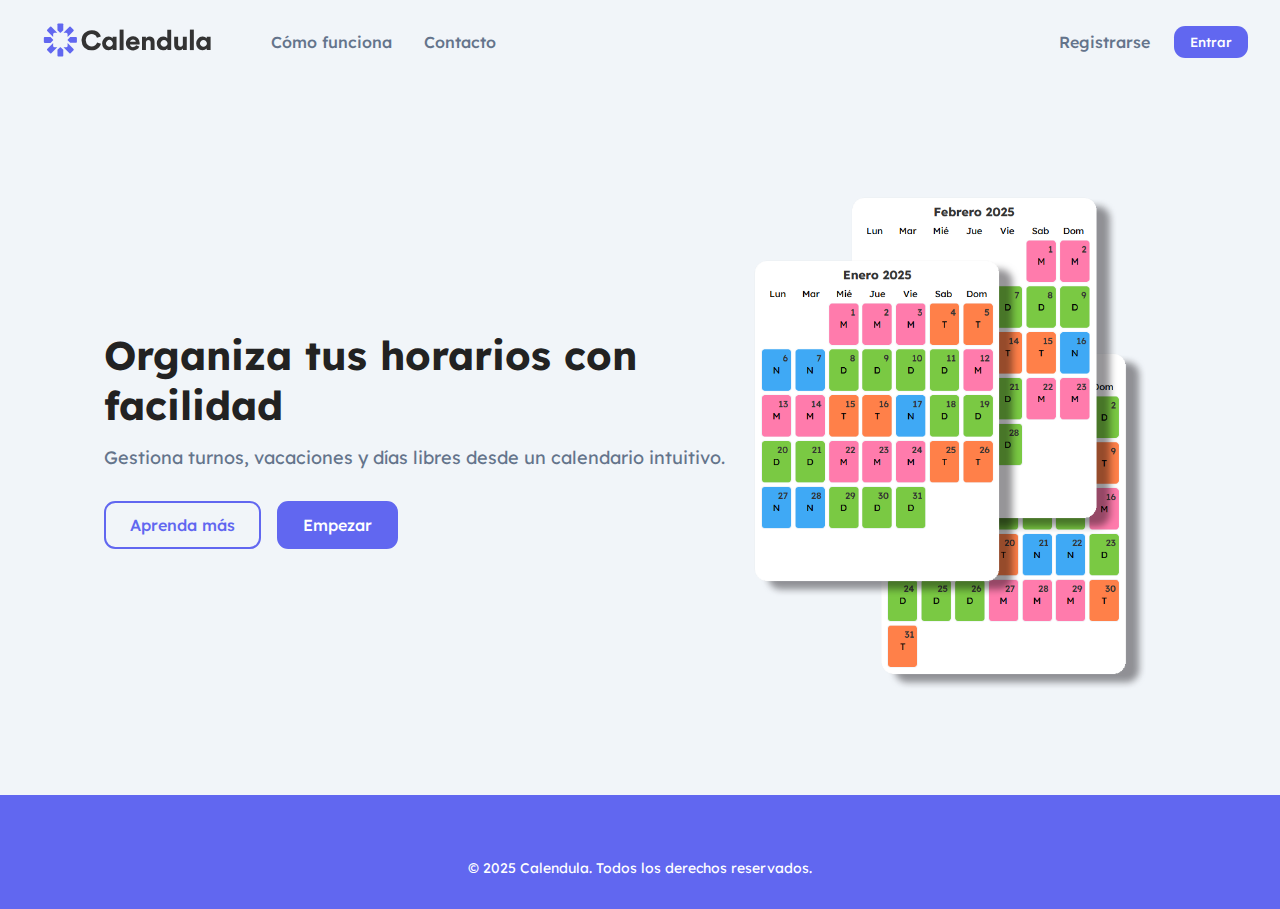
<file: index.html>
<!DOCTYPE html>
<html lang="es">

<head>
  <meta charset="UTF-8">
  <meta name="viewport" content="width=device-width, initial-scale=1">
  <title>Gestión de Horarios y Turnos</title>
  <!-- Google Fonts -->
  <link rel="preconnect" href="https://fonts.googleapis.com">
  <link rel="preconnect" href="https://fonts.gstatic.com" crossorigin>
  <link href="https://fonts.googleapis.com/css2?family=Lexend:wght@100..900&display=swap" rel="stylesheet">
  <link rel="stylesheet" href="css/estilos.css">
  <script defer src="js/home.js"></script>
  <script defer src="js/nav.js"></script>
  <script defer src="js/auth.js"></script>
  <style>
    .boton-hamburguesa .linea {
      width: 1.5rem;
      height: 0.2rem;
      background: #333333;
    }
  </style>
</head>

<body>

  <header class="encabezado"></header>

  <main class="principal">
    <section class="hero">
      <div class="texto-hero">
        <h1>Organiza tus horarios con facilidad</h1>
        <p class="subtitulo">
          Gestiona turnos, vacaciones y días libres desde un calendario intuitivo.
        </p>

        <div class="botones-hero">
          <a href="./pages/como-funciona.html"><button class="boton-aprenda-mas">Aprenda más</button></a>
          <a href="./pages/calendario.html"><button class="boton-empezar">Empezar</button></a>
        </div>
      </div>
      <div class="imagen-hero">
        <img src="./img/hero1.png" alt="Hero Calendario">
      </div>
    </section>
  </main>

  <footer class="pie-pagina">
    <p>© 2025 Calendula. Todos los derechos reservados.</p>
  </footer>
</body>

</html>
</file>
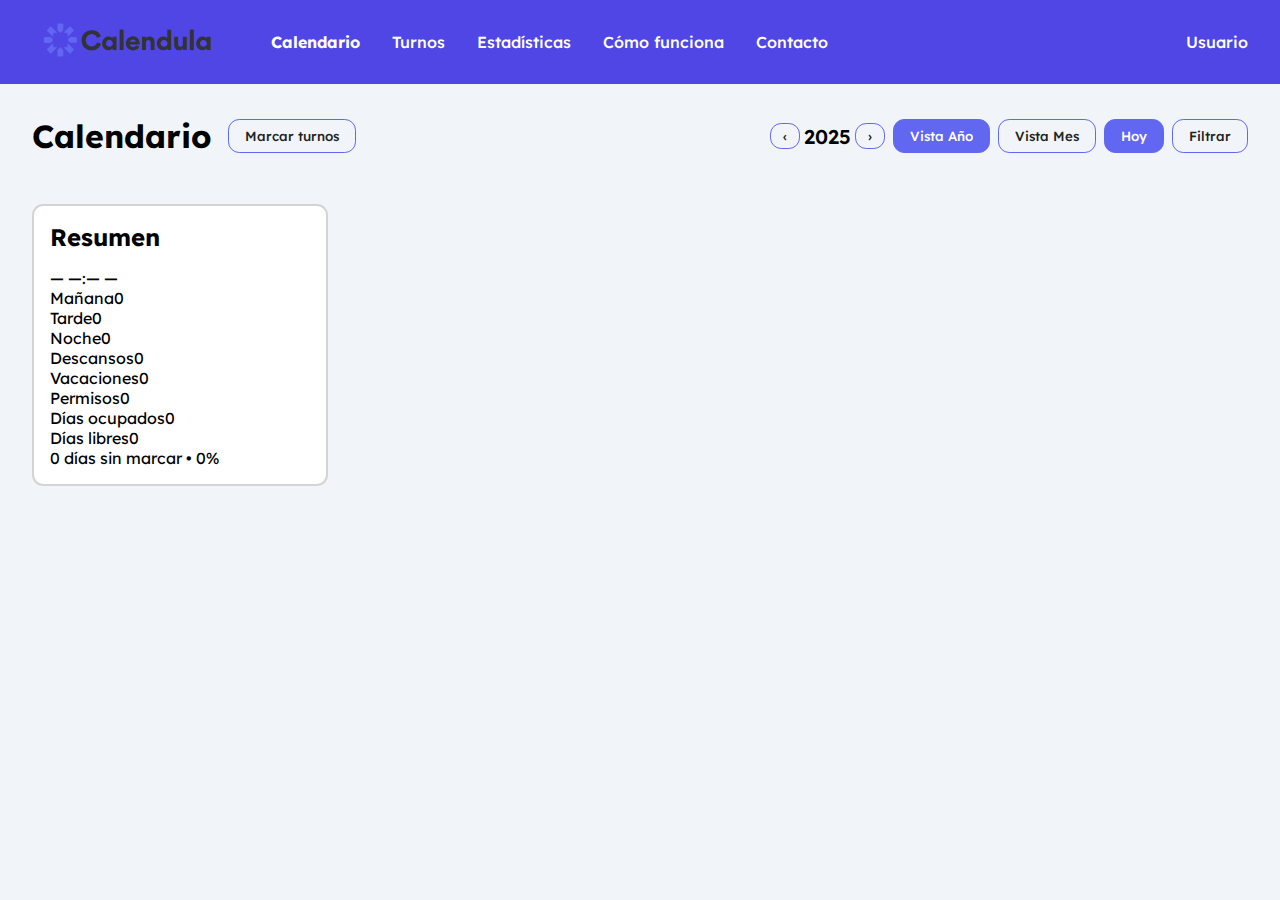
<file: pages/calendario.html>
<!DOCTYPE html>
<html lang="es">
<head>
  <meta charset="UTF-8">
  <meta name="viewport" content="width=device-width, initial-scale=1">
  <title>Calendario – Calendula</title>
  <!-- Google Fonts -->
  <link rel="preconnect" href="https://fonts.googleapis.com">
  <link rel="preconnect" href="https://fonts.gstatic.com" crossorigin>
  <link
    href="https://fonts.googleapis.com/css2?family=Lexend:wght@100..900&display=swap"
    rel="stylesheet"
  >
  <link rel="stylesheet" href="../css/estilos.css">
  <link rel="stylesheet" href="../css/calendario.css">
  <script defer src="../js/calendario.js"></script>
</head>
<body>

  <header class="encabezado calendario-encabezado">
    <nav class="nav">
      <div class="logo">
        <a href="../index.html"><img src="../img/logo_calendula-02.svg" alt="Logotipo"></a>
      </div>
      <ul class="lista-navegacion">
        <li><a href="calendario.html" class="enlace-nav activo">Calendario</a></li>
        <li><a href="turnos.html" class="enlace-nav">Turnos</a></li>
        <li><a href="estadisticas.html" class="enlace-nav">Estadísticas</a></li>
        <li><a href="../index.html" class="enlace-nav">Cómo funciona</a></li>
        <li><a href="../index.html" class="enlace-nav">Contacto</a></li>
      </ul>
      <div class="usuario-nav">
        <span id="nombre-usuario">Usuario</span>
      </div>
    </nav>
  </header>

  <main class="principal-usuario calendario-principal">
    <div class="calendario-header">
      <div class="titulo-y-boton">
        <h1>Calendario</h1>
        <button id="boton-marcar-turnos" class="boton-control">Marcar turnos</button>
      </div>

      <div class="controles-calendario">
        <!-- controles de año ahora aquí, a la izquierda de “Vista Año” -->
        <div id="controles-anio" class="controles-anio">
          <button id="boton-prev-anio" class="boton-control">&#8249;</button>
          <span id="anio-mostrado">2025</span>
          <button id="boton-next-anio" class="boton-control">&#8250;</button>
        </div>

        <button id="boton-vista-ano"  class="boton-control activo">Vista Año</button>
        <button id="boton-vista-mes"  class="boton-control">Vista Mes</button>
        <button id="boton-hoy"        class="boton-control">Hoy</button>
        <button id="boton-filtrar"    class="boton-control">Filtrar</button>
      </div>
    </div>

    <aside class="resumen-turnos">
      <h2>Resumen</h2>
      <div class="detalles-fecha">
        <span id="dia-semana">—</span>
        <span id="hora-actual">—:—</span>
        <span id="fecha-actual">—</span>
      </div>
      <div class="lista-resumen">
        <div class="item-resumen"><span class="label">Mañana</span><span class="valor" id="res-manana">0</span></div>
        <div class="item-resumen"><span class="label">Tarde</span><span class="valor" id="res-tarde">0</span></div>
        <div class="item-resumen"><span class="label">Noche</span><span class="valor" id="res-noche">0</span></div>
        <div class="item-resumen"><span class="label">Descansos</span><span class="valor" id="res-descansos">0</span></div>
        <div class="item-resumen"><span class="label">Vacaciones</span><span class="valor" id="res-vacaciones">0</span></div>
        <div class="item-resumen"><span class="label">Permisos</span><span class="valor" id="res-permisos">0</span></div>
      </div>
      <div class="conteos">
        <div class="item-conteo"><span>Días ocupados</span><span id="dias-ocupados">0</span></div>
        <div class="item-conteo"><span>Días libres</span><span id="dias-libres">0</span></div>
      </div>
      <div class="barra-progreso"><div class="barra" style="width:0%;"></div></div>
      <div class="texto-progreso">0 días sin marcar • 0%</div>
    </aside>

    <section id="calendario-grid" class="calendario-grid">
      <!-- Vaciado y rellenado por JS -->
    </section>
  </main>

</body>
</html>
</file>
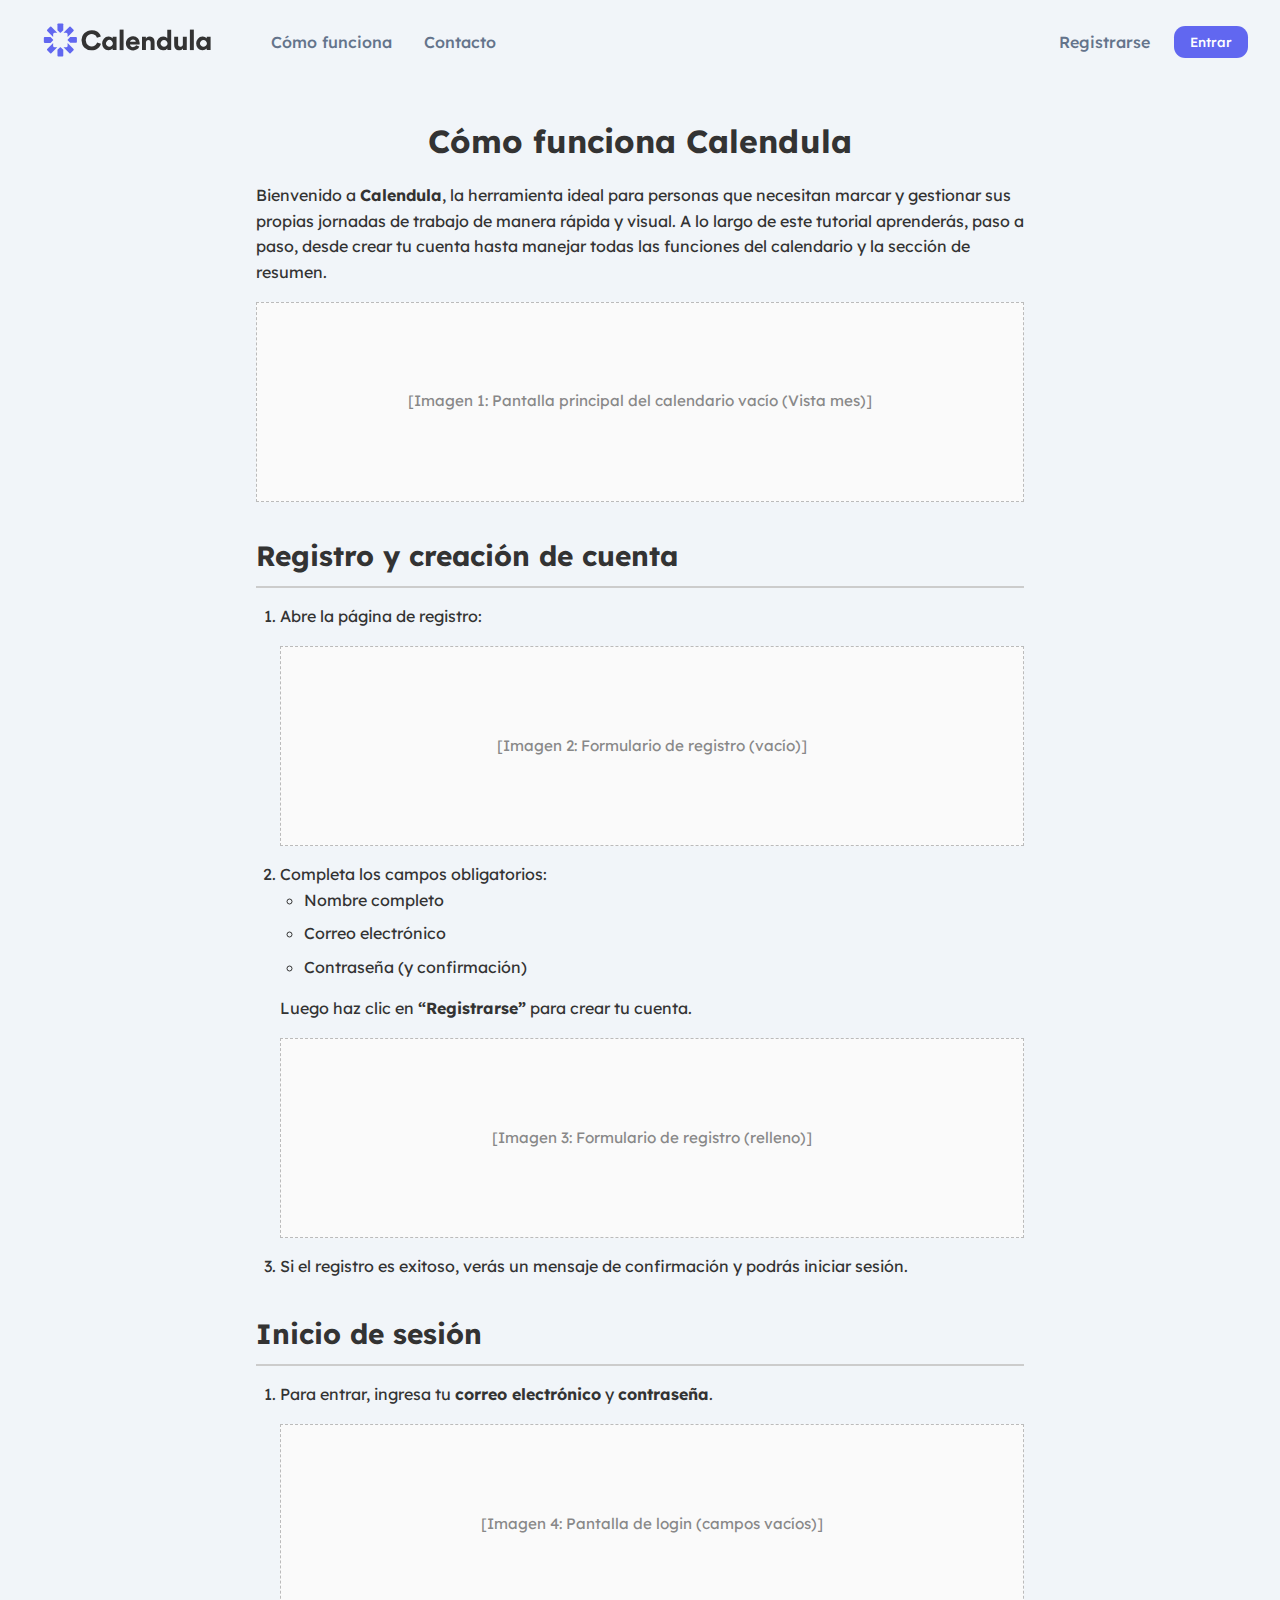
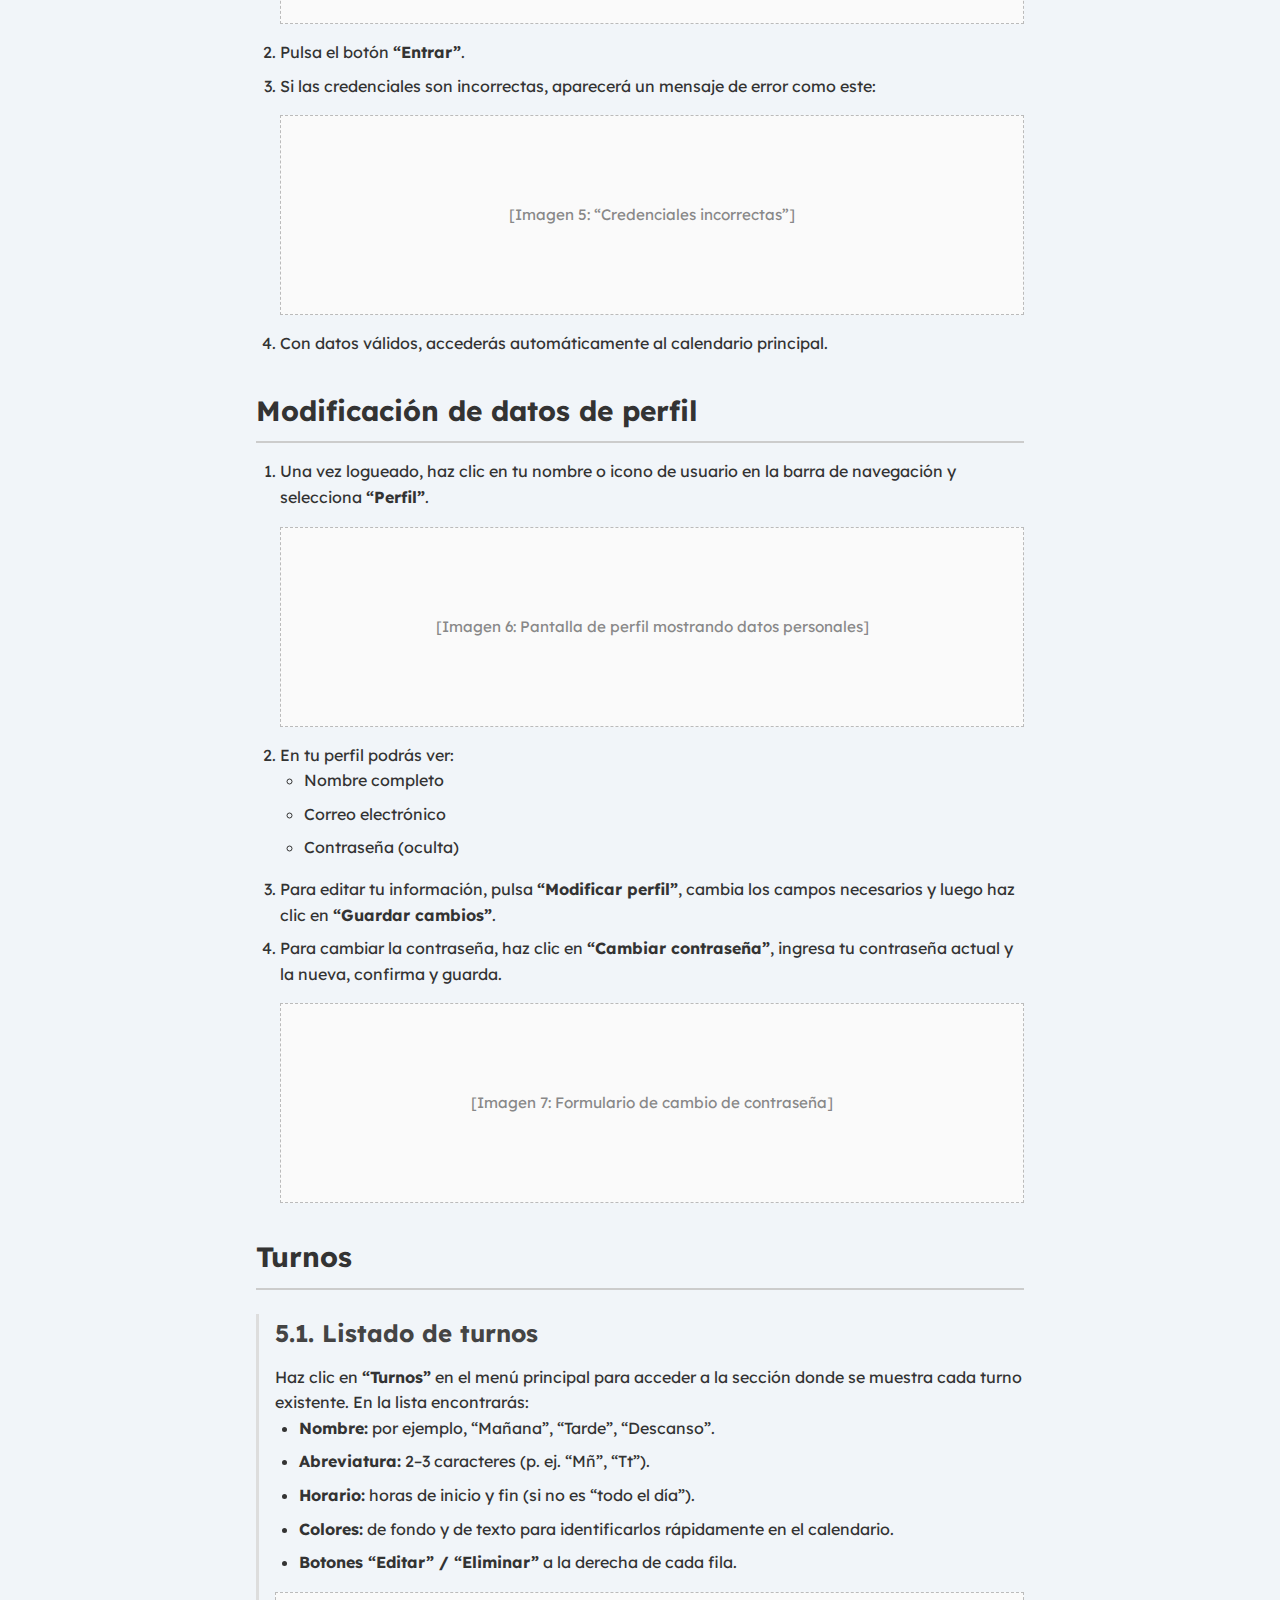
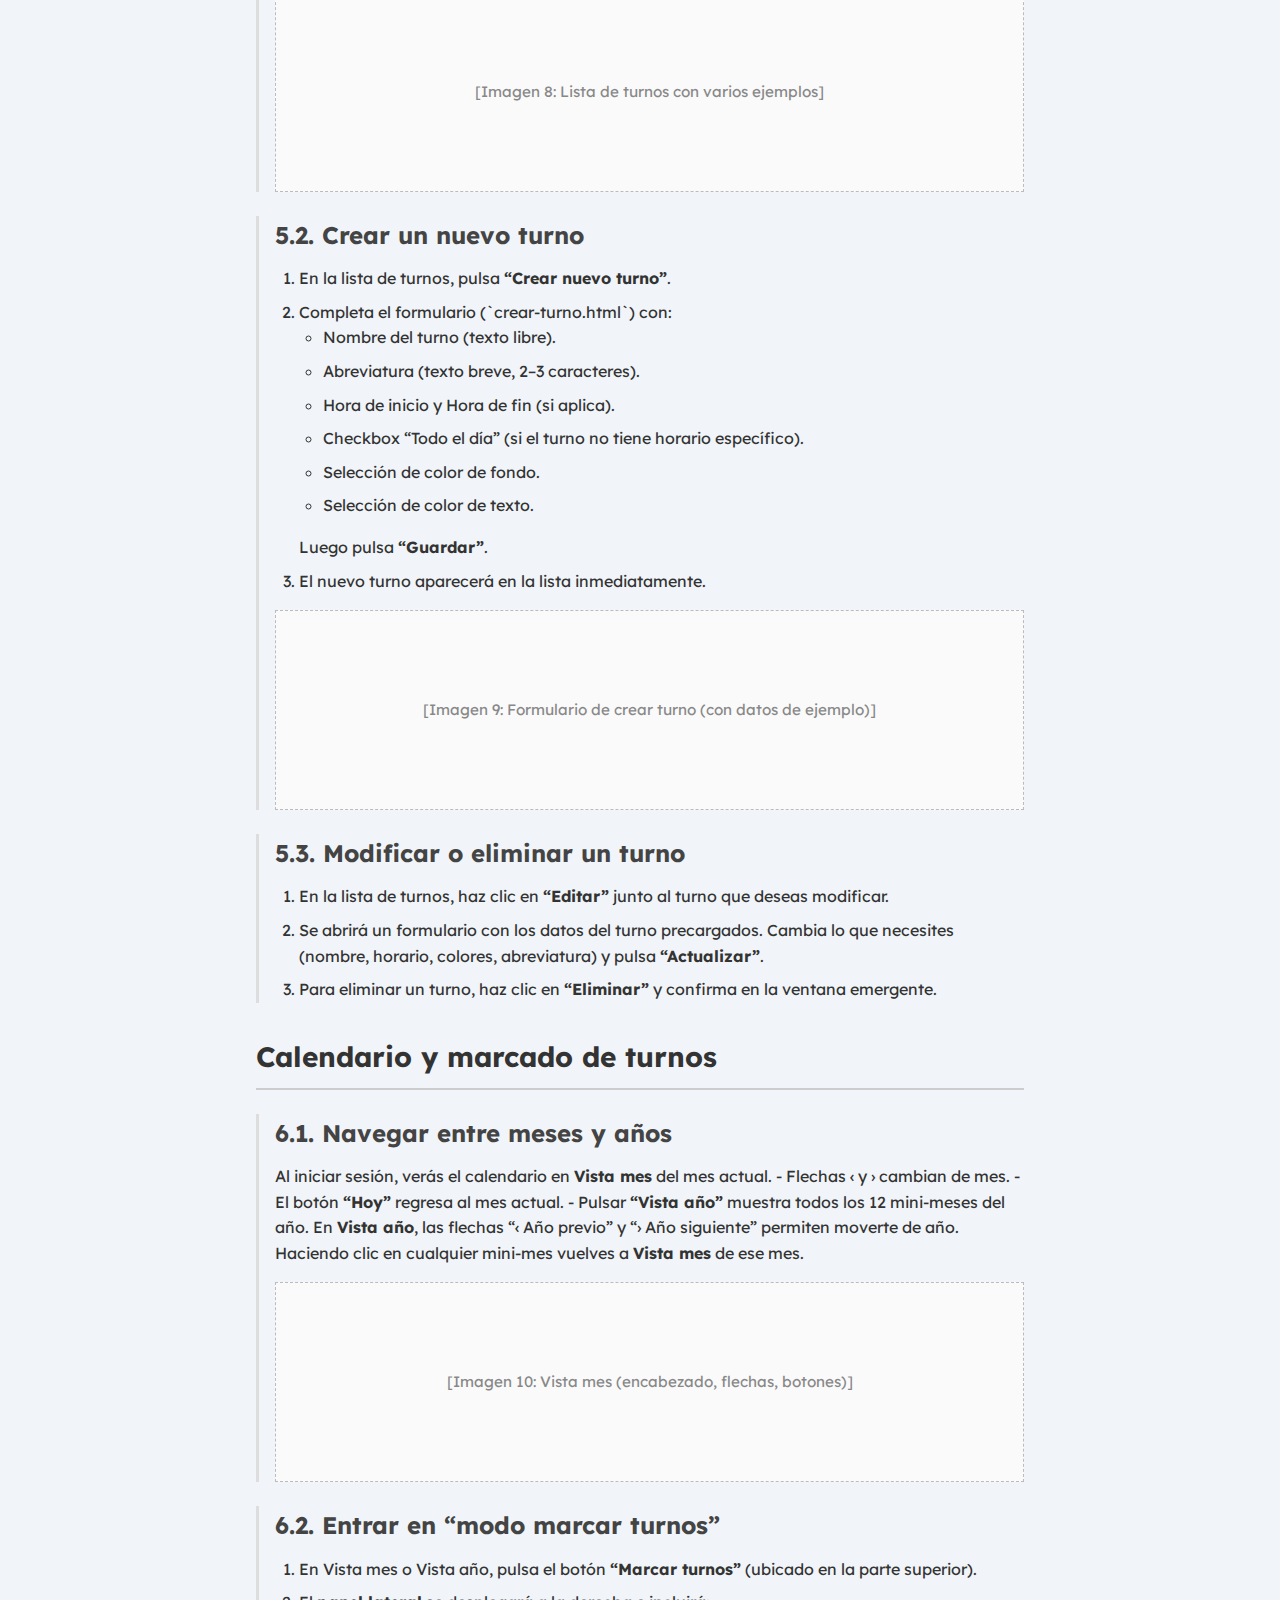
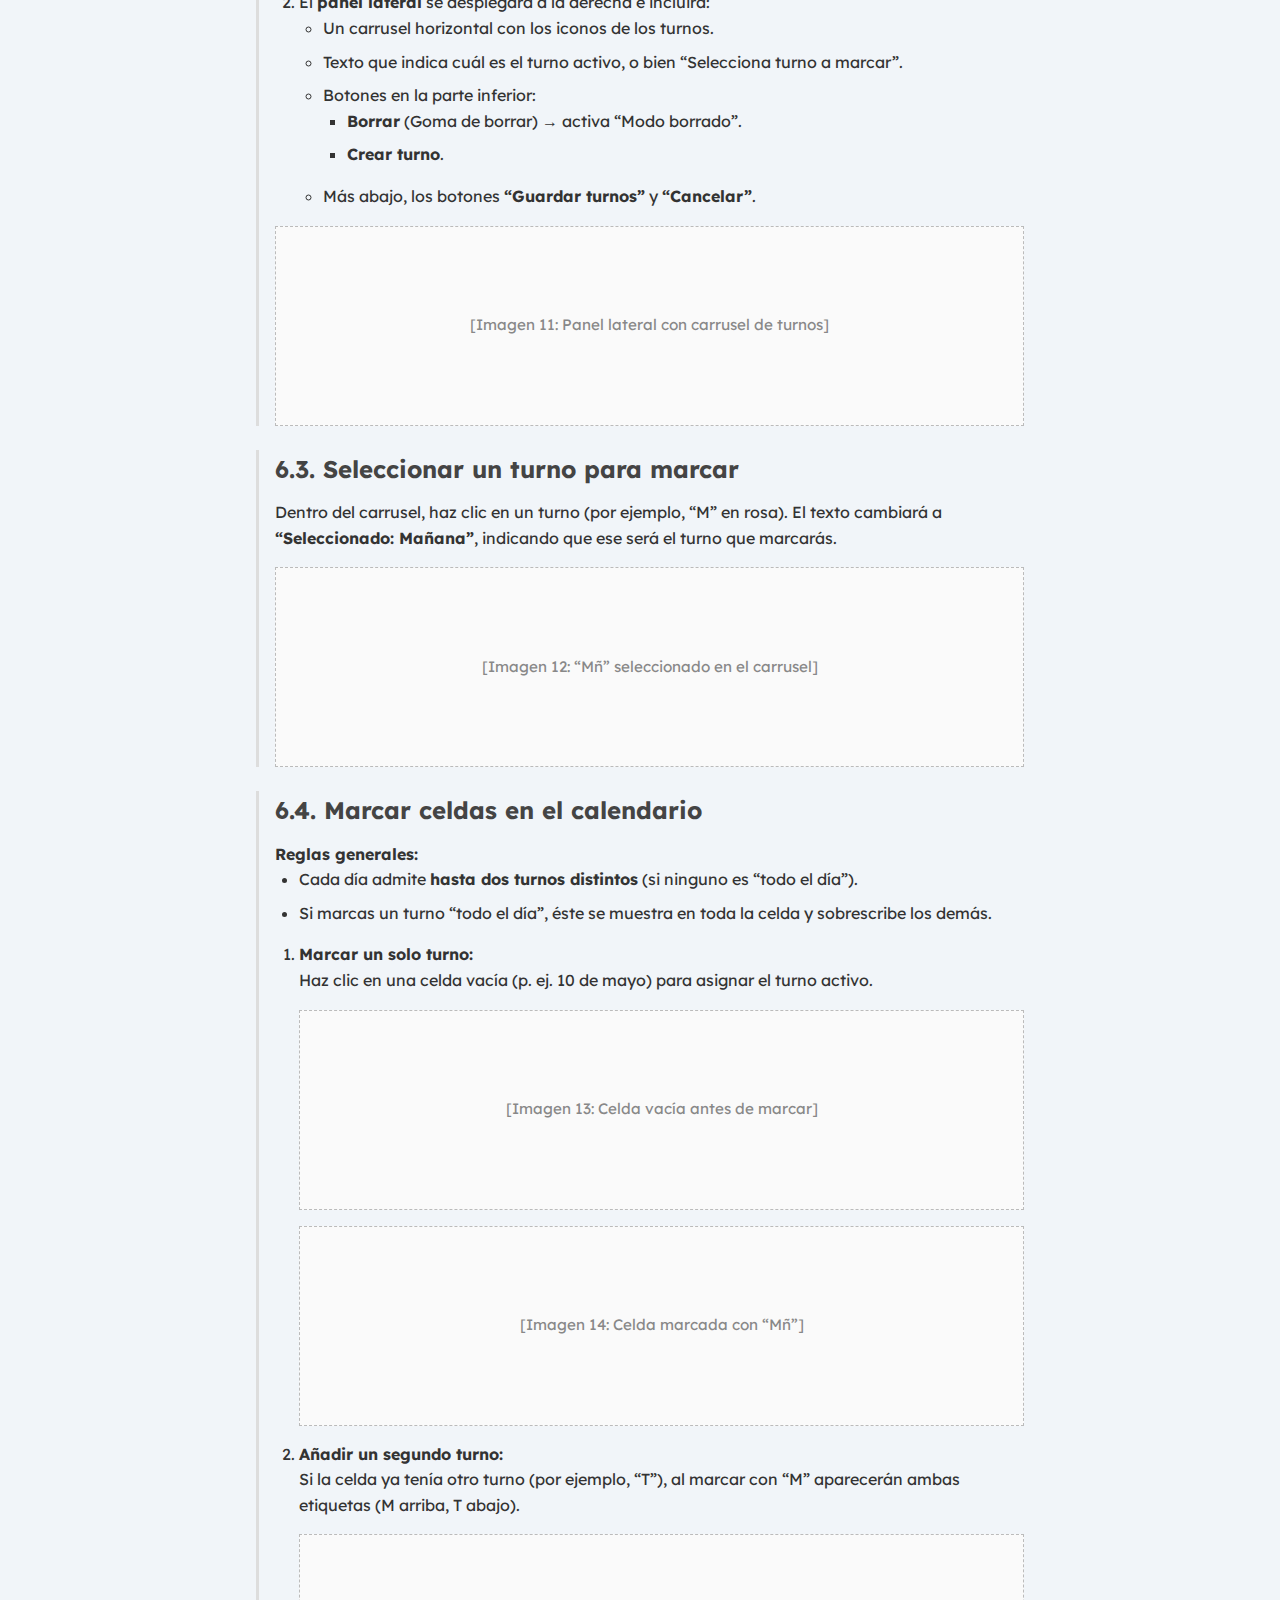
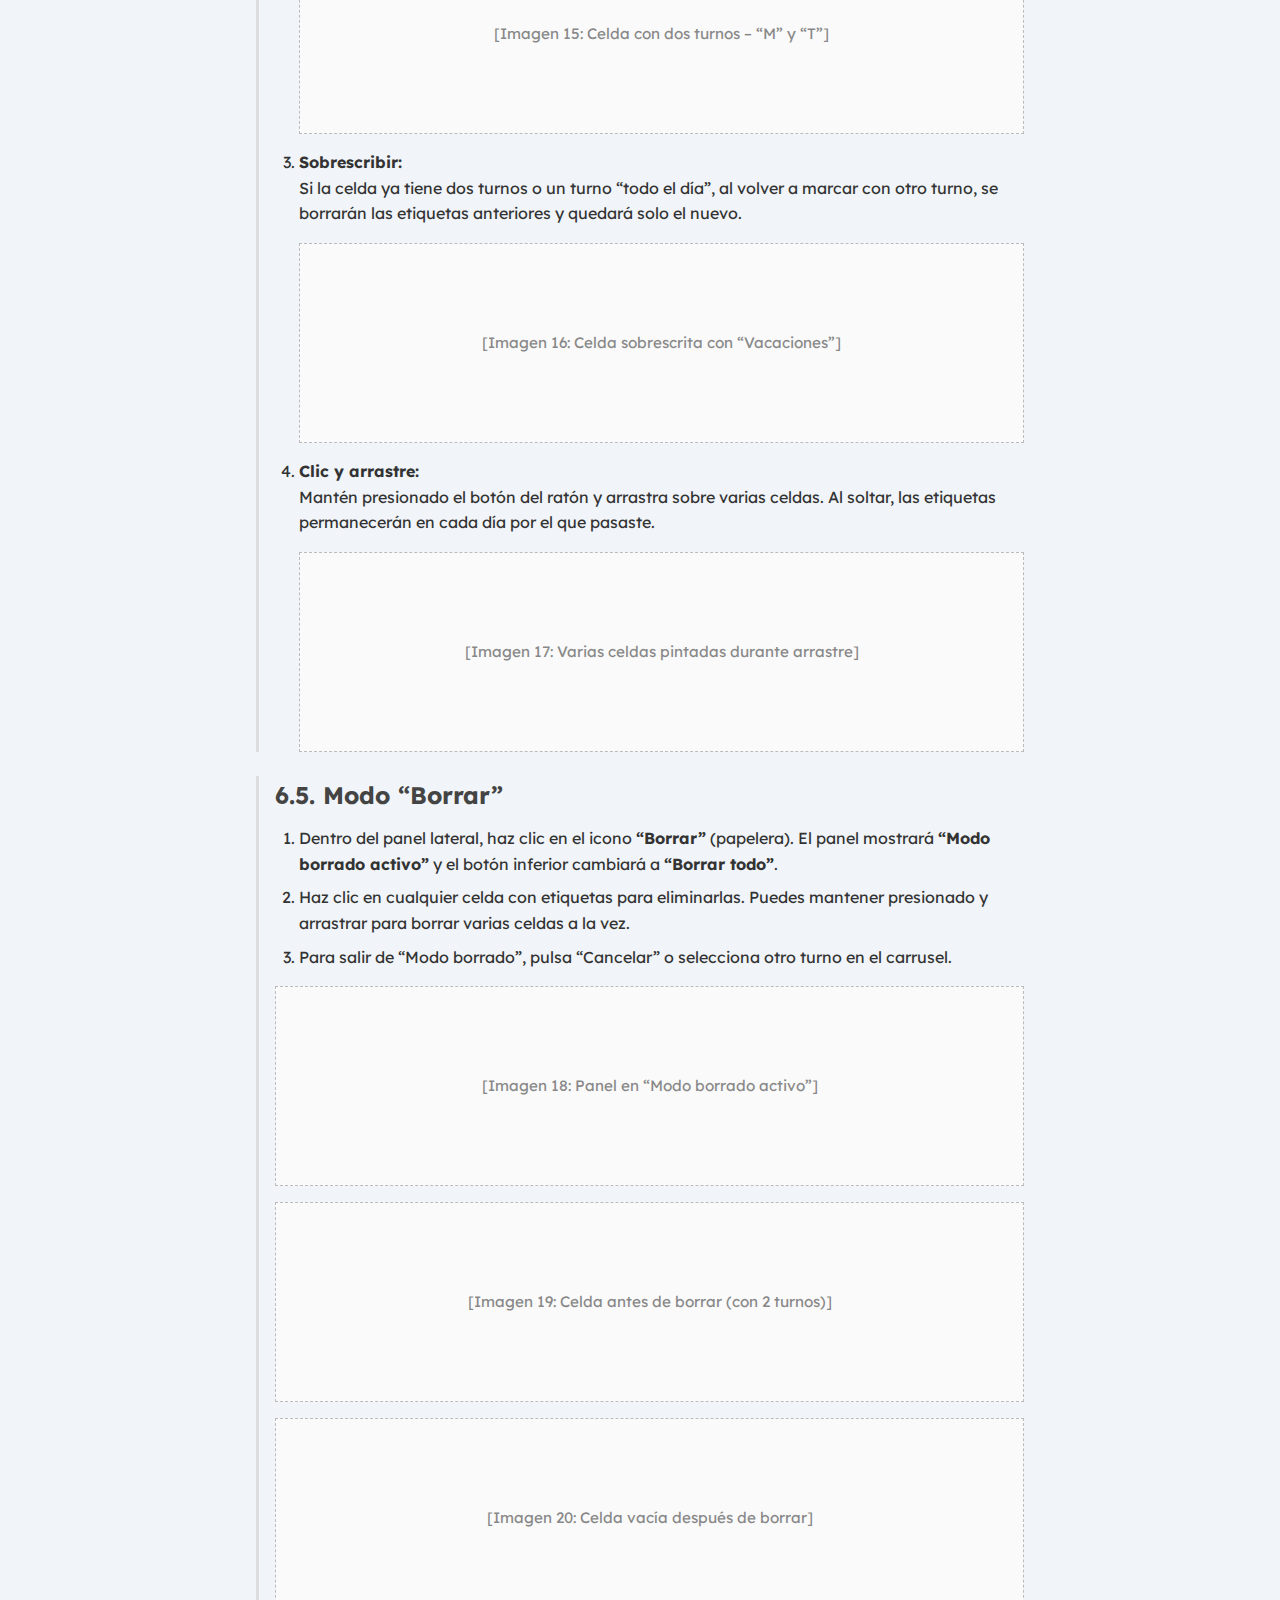
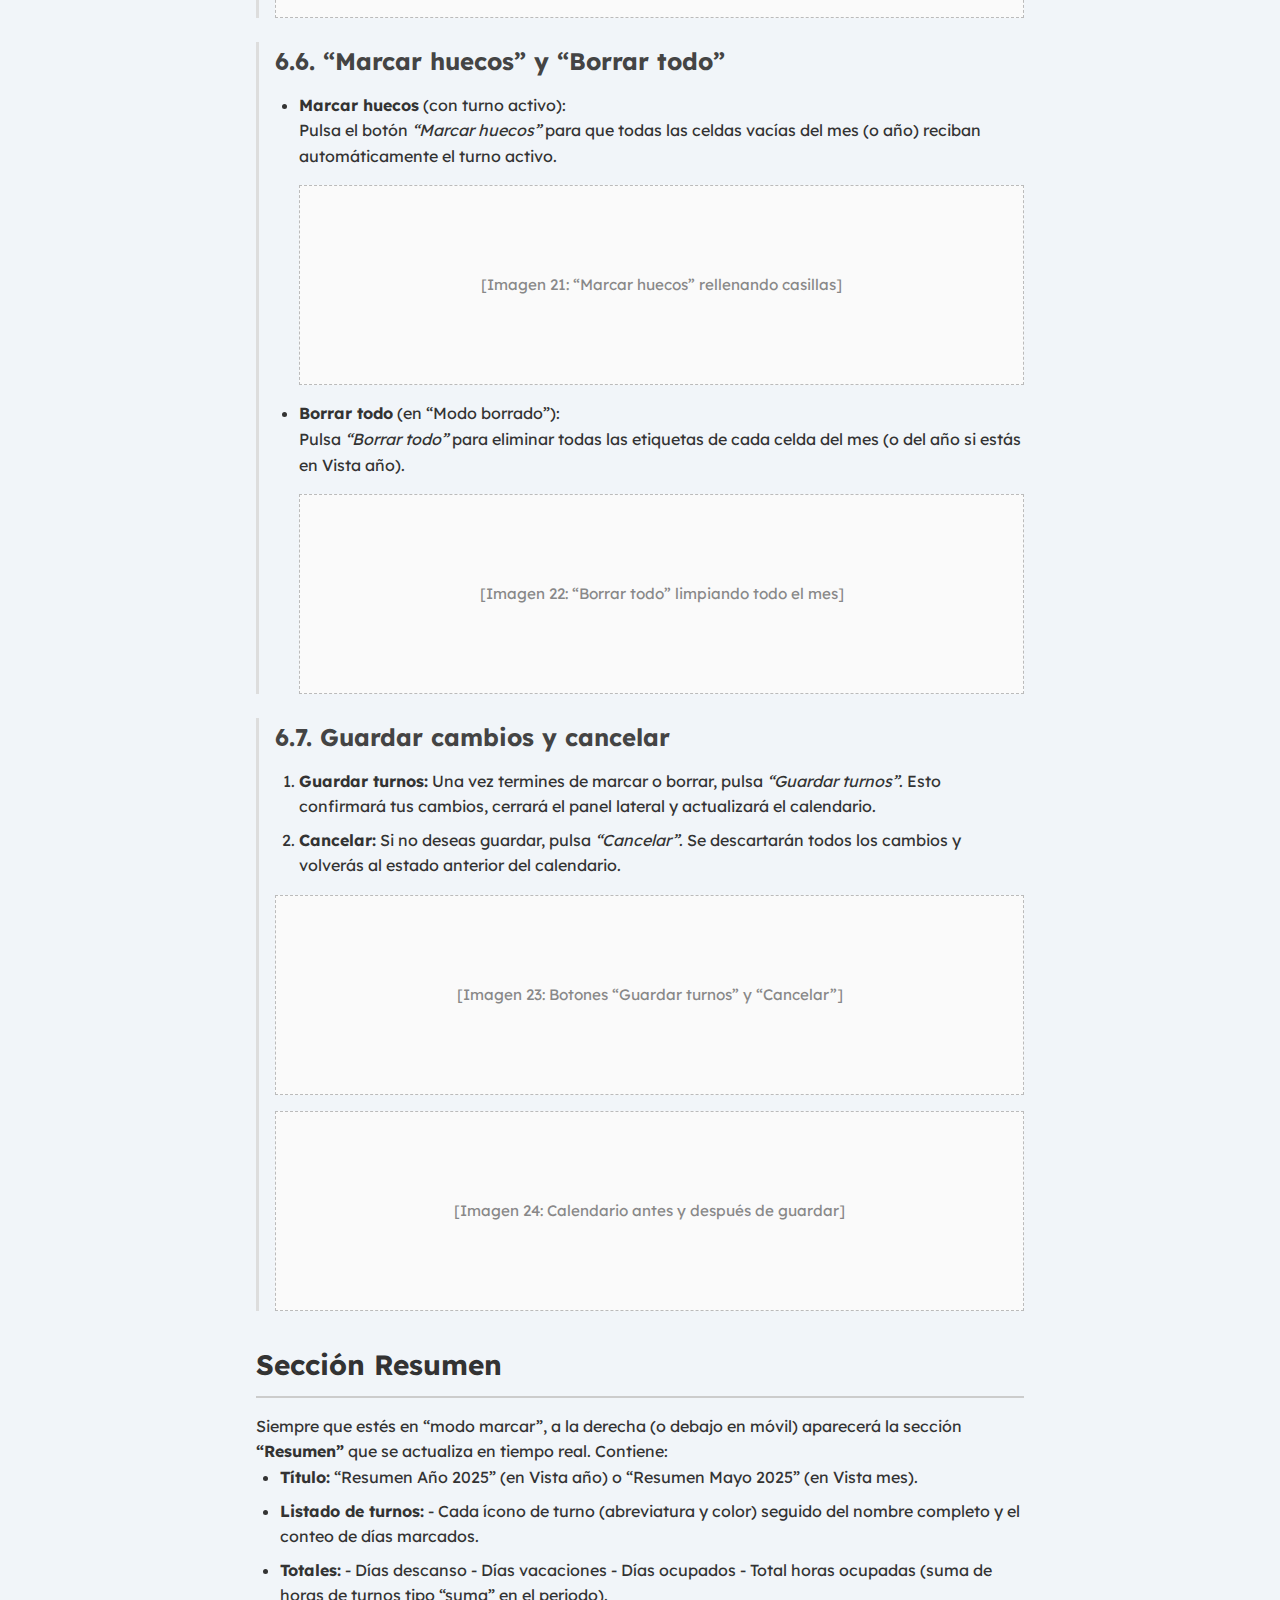
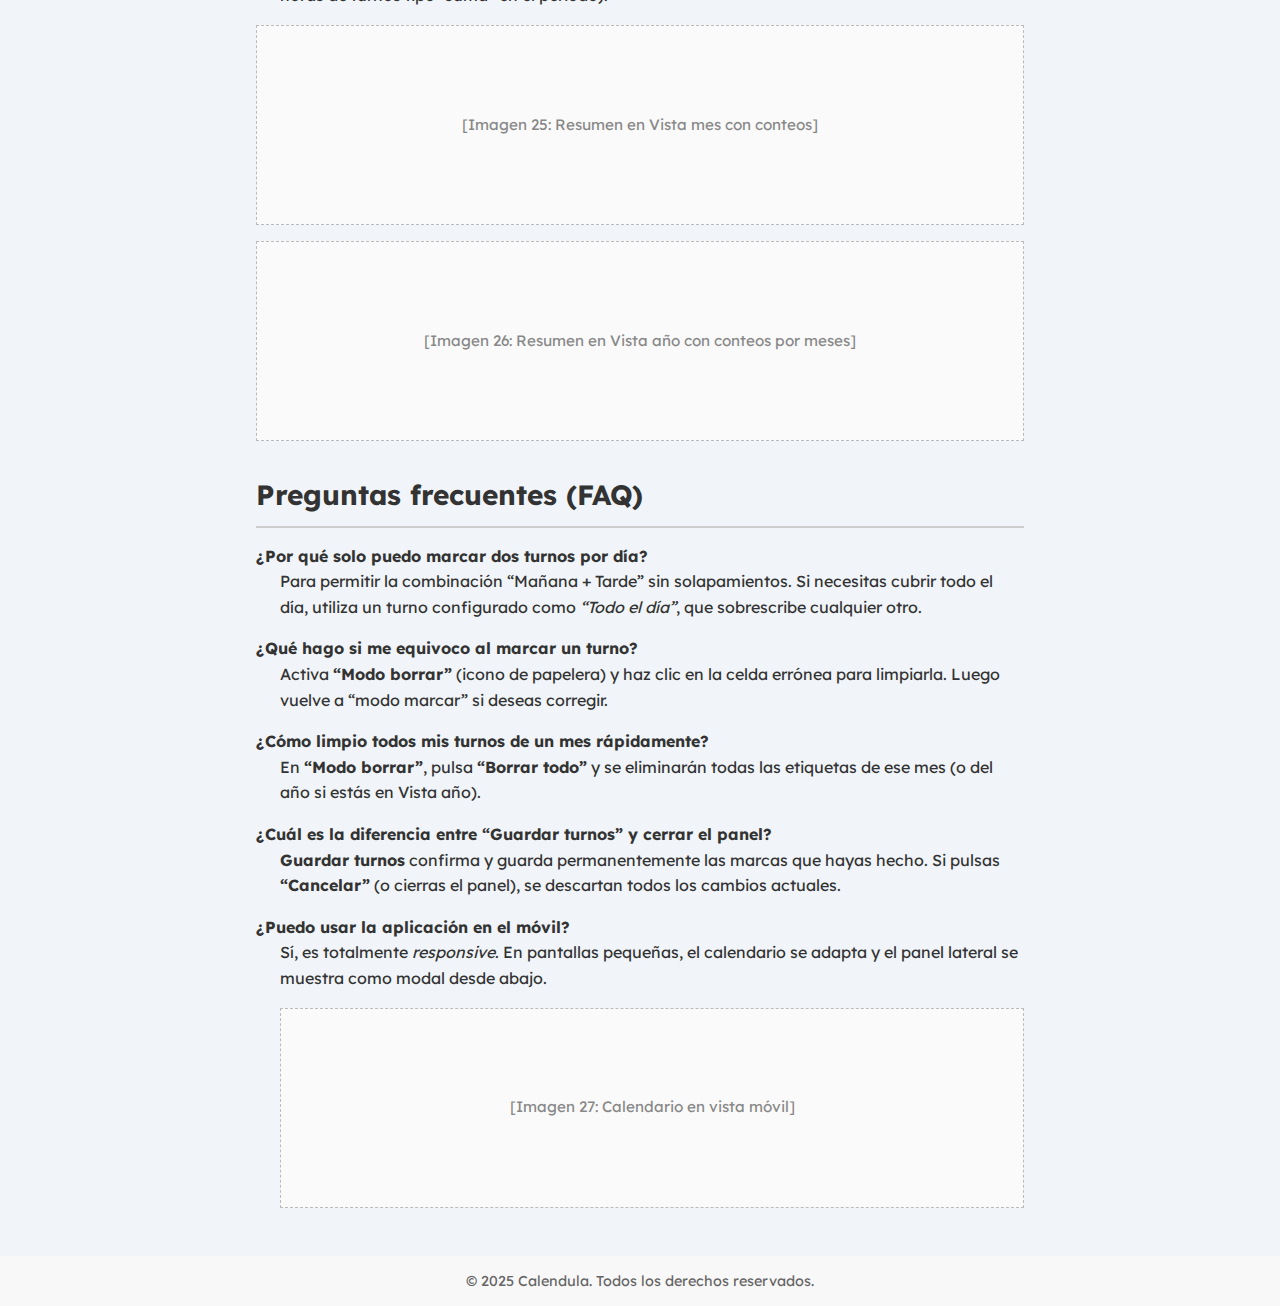
<file: pages/como-funciona.html>
<!DOCTYPE html>
<html lang="es">
<head>
  <meta charset="UTF-8" />
  <meta name="viewport" content="width=device-width, initial-scale=1" />
  <title>Cómo funciona – Calendula</title>

  <link rel="preconnect" href="https://fonts.googleapis.com" />
  <link rel="preconnect" href="https://fonts.gstatic.com" crossorigin />
  <link
    href="https://fonts.googleapis.com/css2?family=Lexend:wght@100..900&display=swap"
    rel="stylesheet"
  />

  <link rel="stylesheet" href="../css/estilos.css" />
  <link rel="stylesheet" href="../css/como-funciona.css" />

  <!-- Cargamos nav.js y auth.js (justo igual que en contacto.html) -->
  <script defer src="../js/nav.js"></script>
  <script defer src="../js/auth.js"></script>
</head>

<body>
  <!-- El <header> se rellenará vía nav.js y luego auth.js esconderá/mostrará los ítems -->
  <header class="encabezado"></header>

  <main class="principal-publico contenido-comofunciona container">
    <!-- ===== 1. INTRODUCCIÓN ===== -->
    <section id="introduccion">
      <h1>Cómo funciona Calendula</h1>
      <p>
        Bienvenido a <strong>Calendula</strong>, la herramienta ideal para personas que necesitan
        marcar y gestionar sus propias jornadas de trabajo de manera rápida y visual.  
        A lo largo de este tutorial aprenderás, paso a paso, desde crear tu cuenta hasta manejar
        todas las funciones del calendario y la sección de resumen.
      </p>
      <div class="image-placeholder">[Imagen 1: Pantalla principal del calendario vacío (Vista mes)]</div>
    </section>

    <!-- ===== 2. REGISTRO Y CREACIÓN DE CUENTA ===== -->
    <section id="registro">
      <h2>Registro y creación de cuenta</h2>
      <ol>
        <li>
          Abre la página de registro:  
          <div class="image-placeholder">[Imagen 2: Formulario de registro (vacío)]</div>
        </li>
        <li>
          Completa los campos obligatorios:
          <ul>
            <li>Nombre completo</li>
            <li>Correo electrónico</li>
            <li>Contraseña (y confirmación)</li>
          </ul>
          Luego haz clic en <strong>“Registrarse”</strong> para crear tu cuenta.
          <div class="image-placeholder">[Imagen 3: Formulario de registro (relleno)]</div>
        </li>
        <li>
          Si el registro es exitoso, verás un mensaje de confirmación y podrás iniciar sesión.
        </li>
      </ol>
    </section>

    <!-- ===== 3. INICIO DE SESIÓN ===== -->
    <section id="login">
      <h2>Inicio de sesión</h2>
      <ol>
        <li>
          Para entrar, ingresa tu <strong>correo electrónico</strong> y <strong>contraseña</strong>.
          <div class="image-placeholder">[Imagen 4: Pantalla de login (campos vacíos)]</div>
        </li>
        <li>
          Pulsa el botón <strong>“Entrar”</strong>.
        </li>
        <li>
          Si las credenciales son incorrectas, aparecerá un mensaje de error como este:
          <div class="image-placeholder">[Imagen 5: “Credenciales incorrectas”]</div>
        </li>
        <li>
          Con datos válidos, accederás automáticamente al calendario principal.
        </li>
      </ol>
    </section>

    <!-- ===== 4. MODIFICACIÓN DE DATOS DE PERFIL ===== -->
    <section id="perfil">
      <h2>Modificación de datos de perfil</h2>
      <ol>
        <li>
          Una vez logueado, haz clic en tu nombre o icono de usuario en la barra de navegación
          y selecciona <strong>“Perfil”</strong>.
          <div class="image-placeholder">[Imagen 6: Pantalla de perfil mostrando datos personales]</div>
        </li>
        <li>
          En tu perfil podrás ver:
          <ul>
            <li>Nombre completo</li>
            <li>Correo electrónico</li>
            <li>Contraseña (oculta)</li>
          </ul>
        </li>
        <li>
          Para editar tu información, pulsa <strong>“Modificar perfil”</strong>, cambia los campos necesarios 
          y luego haz clic en <strong>“Guardar cambios”</strong>.
        </li>
        <li>
          Para cambiar la contraseña, haz clic en <strong>“Cambiar contraseña”</strong>, 
          ingresa tu contraseña actual y la nueva, confirma y guarda.
          <div class="image-placeholder">[Imagen 7: Formulario de cambio de contraseña]</div>
        </li>
      </ol>
    </section>

    <!-- ===== 5. TURNOS (LISTADO, CREACIÓN Y MODIFICACIÓN) ===== -->
    <section id="turnos">
      <h2>Turnos</h2>

      <!-- 5.1 Listado de turnos -->
      <div class="subseccion">
        <h3>5.1. Listado de turnos</h3>
        <p>
          Haz clic en <strong>“Turnos”</strong> en el menú principal para acceder a la sección 
          donde se muestra cada turno existente. En la lista encontrarás:
        </p>
        <ul>
          <li><strong>Nombre:</strong> por ejemplo, “Mañana”, “Tarde”, “Descanso”.</li>
          <li><strong>Abreviatura:</strong> 2–3 caracteres (p. ej. “Mñ”, “Tt”).</li>
          <li><strong>Horario:</strong> horas de inicio y fin (si no es “todo el día”).</li>
          <li><strong>Colores:</strong> de fondo y de texto para identificarlos rápidamente en el calendario.</li>
          <li><strong>Botones “Editar” / “Eliminar”</strong> a la derecha de cada fila.</li>
        </ul>
        <div class="image-placeholder">[Imagen 8: Lista de turnos con varios ejemplos]</div>
      </div>

      <!-- 5.2 Crear nuevo turno -->
      <div class="subseccion">
        <h3>5.2. Crear un nuevo turno</h3>
        <ol>
          <li>
            En la lista de turnos, pulsa <strong>“Crear nuevo turno”</strong>.
          </li>
          <li>
            Completa el formulario (`crear-turno.html`) con:
            <ul>
              <li>Nombre del turno (texto libre).</li>
              <li>Abreviatura (texto breve, 2–3 caracteres).</li>
              <li>Hora de inicio y Hora de fin (si aplica).</li>
              <li>Checkbox “Todo el día” (si el turno no tiene horario específico).</li>
              <li>Selección de color de fondo.</li>
              <li>Selección de color de texto.</li>
            </ul>
            Luego pulsa <strong>“Guardar”</strong>.
          </li>
          <li>
            El nuevo turno aparecerá en la lista inmediatamente.
          </li>
        </ol>
        <div class="image-placeholder">[Imagen 9: Formulario de crear turno (con datos de ejemplo)]</div>
      </div>

      <!-- 5.3 Modificar o eliminar un turno -->
      <div class="subseccion">
        <h3>5.3. Modificar o eliminar un turno</h3>
        <ol>
          <li>
            En la lista de turnos, haz clic en <strong>“Editar”</strong> junto al turno que deseas modificar.
          </li>
          <li>
            Se abrirá un formulario con los datos del turno precargados. 
            Cambia lo que necesites (nombre, horario, colores, abreviatura) y pulsa <strong>“Actualizar”</strong>.
          </li>
          <li>
            Para eliminar un turno, haz clic en <strong>“Eliminar”</strong> y confirma en la ventana emergente.
          </li>
        </ol>
        <!-- (Opcional: se puede reutilizar Imagen 9 con detalles de campos para indicar edición) -->
      </div>
    </section>

    <!-- ===== 6. CALENDARIO Y MARCADO DE TURNOS ===== -->
    <section id="calendario">
      <h2>Calendario y marcado de turnos</h2>

      <!-- 6.1 Navegar entre meses y años -->
      <div class="subseccion">
        <h3>6.1. Navegar entre meses y años</h3>
        <p>
          Al iniciar sesión, verás el calendario en <strong>Vista mes</strong> del mes actual.  
          - Flechas ‹ y › cambian de mes.  
          - El botón <strong>“Hoy”</strong> regresa al mes actual.  
          - Pulsar <strong>“Vista año”</strong> muestra todos los 12 mini-meses del año.  
          En <strong>Vista año</strong>, las flechas “‹ Año previo” y “› Año siguiente” permiten moverte de año.  
          Haciendo clic en cualquier mini-mes vuelves a <strong>Vista mes</strong> de ese mes.
        </p>
        <div class="image-placeholder">[Imagen 10: Vista mes (encabezado, flechas, botones)]</div>
      </div>

      <!-- 6.2 Entrar en “modo marcar turnos” -->
      <div class="subseccion">
        <h3>6.2. Entrar en “modo marcar turnos”</h3>
        <ol>
          <li>
            En Vista mes o Vista año, pulsa el botón <strong>“Marcar turnos”</strong> (ubicado en la parte superior).
          </li>
          <li>
            El <strong>panel lateral</strong> se desplegará a la derecha e incluirá:
            <ul>
              <li>
                Un carrusel horizontal con los iconos de los turnos.
              </li>
              <li>
                Texto que indica cuál es el turno activo, o bien “Selecciona turno a marcar”.
              </li>
              <li>
                Botones en la parte inferior:
                <ul>
                  <li><strong>Borrar</strong> (Goma de borrar) → activa “Modo borrado”.</li>
                  <li><strong>Crear turno</strong>.</li>
                </ul>
              </li>
              <li>
                Más abajo, los botones <strong>“Guardar turnos”</strong> y <strong>“Cancelar”</strong>.
              </li>
            </ul>
          </li>
        </ol>
        <div class="image-placeholder">[Imagen 11: Panel lateral con carrusel de turnos]</div>
      </div>

      <!-- 6.3 Seleccionar un turno para marcar -->
      <div class="subseccion">
        <h3>6.3. Seleccionar un turno para marcar</h3>
        <p>
          Dentro del carrusel, haz clic en un turno (por ejemplo, “M” en rosa).  
          El texto cambiará a <strong>“Seleccionado: Mañana”</strong>, indicando que ese será el turno que marcarás.
        </p>
        <div class="image-placeholder">[Imagen 12: “Mñ” seleccionado en el carrusel]</div>
      </div>

      <!-- 6.4 Marcar celdas -->
      <div class="subseccion">
        <h3>6.4. Marcar celdas en el calendario</h3>
        <p><strong>Reglas generales:</strong></p>
        <ul>
          <li>
            Cada día admite <strong>hasta dos turnos distintos</strong> (si ninguno es “todo el día”).
          </li>
          <li>
            Si marcas un turno “todo el día”, éste se muestra en toda la celda y sobrescribe los demás.
          </li>
        </ul>

        <ol>
          <li>
            <strong>Marcar un solo turno:</strong><br />
            Haz clic en una celda vacía (p. ej. 10 de mayo) para asignar el turno activo.  
            <div class="image-placeholder">[Imagen 13: Celda vacía antes de marcar]</div>
            <div class="image-placeholder">[Imagen 14: Celda marcada con “Mñ”]</div>
          </li>
          <li>
            <strong>Añadir un segundo turno:</strong><br />
            Si la celda ya tenía otro turno (por ejemplo, “T”), al marcar con “M” aparecerán
            ambas etiquetas (M arriba, T abajo).  
            <div class="image-placeholder">[Imagen 15: Celda con dos turnos – “M” y “T”]</div>
          </li>
          <li>
            <strong>Sobrescribir:</strong><br />
            Si la celda ya tiene dos turnos o un turno “todo el día”, al volver a marcar con otro turno,
            se borrarán las etiquetas anteriores y quedará solo el nuevo.  
            <div class="image-placeholder">[Imagen 16: Celda sobrescrita con “Vacaciones”]</div>
          </li>
          <li>
            <strong>Clic y arrastre:</strong><br />
            Mantén presionado el botón del ratón y arrastra sobre varias celdas. Al soltar, las etiquetas
            permanecerán en cada día por el que pasaste.  
            <div class="image-placeholder">[Imagen 17: Varias celdas pintadas durante arrastre]</div>
          </li>
        </ol>
      </div>

      <!-- 6.5 Modo “Borrar” -->
      <div class="subseccion">
        <h3>6.5. Modo “Borrar”</h3>
        <ol>
          <li>
            Dentro del panel lateral, haz clic en el icono <strong>“Borrar”</strong> (papelera).  
            El panel mostrará <strong>“Modo borrado activo”</strong> y el botón inferior cambiará a <strong>“Borrar todo”</strong>.
          </li>
          <li>
            Haz clic en cualquier celda con etiquetas para eliminarlas. Puedes mantener presionado y arrastrar
            para borrar varias celdas a la vez.
          </li>
          <li>
            Para salir de “Modo borrado”, pulsa “Cancelar” o selecciona otro turno en el carrusel.
          </li>
        </ol>
        <div class="image-placeholder">[Imagen 18: Panel en “Modo borrado activo”]</div>
        <div class="image-placeholder">[Imagen 19: Celda antes de borrar (con 2 turnos)]</div>
        <div class="image-placeholder">[Imagen 20: Celda vacía después de borrar]</div>
      </div>

      <!-- 6.6 “Marcar huecos” y “Borrar todo” -->
      <div class="subseccion">
        <h3>6.6. “Marcar huecos” y “Borrar todo”</h3>
        <ul>
          <li>
            <strong>Marcar huecos</strong> (con turno activo):<br />
            Pulsa el botón <em>“Marcar huecos”</em> para que todas las celdas vacías del mes (o año)
            reciban automáticamente el turno activo.  
            <div class="image-placeholder">[Imagen 21: “Marcar huecos” rellenando casillas]</div>
          </li>
          <li>
            <strong>Borrar todo</strong> (en “Modo borrado”):<br />
            Pulsa <em>“Borrar todo”</em> para eliminar todas las etiquetas de cada celda del mes
            (o del año si estás en Vista año).  
            <div class="image-placeholder">[Imagen 22: “Borrar todo” limpiando todo el mes]</div>
          </li>
        </ul>
      </div>

      <!-- 6.7 Guardar cambios y cancelar -->
      <div class="subseccion">
        <h3>6.7. Guardar cambios y cancelar</h3>
        <ol>
          <li>
            <strong>Guardar turnos:</strong>  
            Una vez termines de marcar o borrar, pulsa <em>“Guardar turnos”</em>.  
            Esto confirmará tus cambios, cerrará el panel lateral y actualizará el calendario.
          </li>
          <li>
            <strong>Cancelar:</strong>  
            Si no deseas guardar, pulsa <em>“Cancelar”</em>. Se descartarán todos los cambios
            y volverás al estado anterior del calendario.
          </li>
        </ol>
        <div class="image-placeholder">[Imagen 23: Botones “Guardar turnos” y “Cancelar”]</div>
        <div class="image-placeholder">[Imagen 24: Calendario antes y después de guardar]</div>
      </div>
    </section>

    <!-- ===== 7. SECCIÓN RESUMEN ===== -->
    <section id="resumen">
      <h2>Sección Resumen</h2>
      <p>
        Siempre que estés en “modo marcar”, a la derecha (o debajo en móvil) aparecerá la sección
        <strong>“Resumen”</strong> que se actualiza en tiempo real. Contiene:
      </p>
      <ul>
        <li>
          <strong>Título:</strong> “Resumen Año 2025” (en Vista año) o “Resumen Mayo 2025” (en Vista mes).
        </li>
        <li>
          <strong>Listado de turnos:</strong>  
          - Cada ícono de turno (abreviatura y color) seguido del nombre completo y el conteo de días marcados.
        </li>
        <li>
          <strong>Totales:</strong>  
          - Días descanso  
          - Días vacaciones  
          - Días ocupados  
          - Total horas ocupadas (suma de horas de turnos tipo “suma” en el periodo).
        </li>
      </ul>
      <div class="image-placeholder">[Imagen 25: Resumen en Vista mes con conteos]</div>
      <div class="image-placeholder">[Imagen 26: Resumen en Vista año con conteos por meses]</div>
    </section>

    <!-- ===== 8. PREGUNTAS FRECUENTES ===== -->
    <section id="faq">
      <h2>Preguntas frecuentes (FAQ)</h2>
      <dl>
        <dt>¿Por qué solo puedo marcar dos turnos por día?</dt>
        <dd>
          Para permitir la combinación “Mañana + Tarde” sin solapamientos. Si necesitas cubrir
          todo el día, utiliza un turno configurado como <em>“Todo el día”</em>, que sobrescribe cualquier otro.
        </dd>

        <dt>¿Qué hago si me equivoco al marcar un turno?</dt>
        <dd>
          Activa <strong>“Modo borrar”</strong> (icono de papelera) y haz clic en la celda errónea para limpiarla. Luego vuelve a “modo marcar” si deseas corregir.
        </dd>

        <dt>¿Cómo limpio todos mis turnos de un mes rápidamente?</dt>
        <dd>
          En <strong>“Modo borrar”</strong>, pulsa <strong>“Borrar todo”</strong> y se eliminarán
          todas las etiquetas de ese mes (o del año si estás en Vista año).
        </dd>

        <dt>¿Cuál es la diferencia entre “Guardar turnos” y cerrar el panel?</dt>
        <dd>
          <strong>Guardar turnos</strong> confirma y guarda permanentemente las marcas que hayas hecho.
          Si pulsas <strong>“Cancelar”</strong> (o cierras el panel), se descartan todos los cambios actuales.
        </dd>

        <dt>¿Puedo usar la aplicación en el móvil?</dt>
        <dd>
          Sí, es totalmente <em>responsive</em>. En pantallas pequeñas, el calendario se adapta y el panel lateral
          se muestra como modal desde abajo.
          <div class="image-placeholder">[Imagen 27: Calendario en vista móvil]</div>
        </dd>
      </dl>
    </section>
  </main>

  <!-- -------------------------------------------------------------------
       Pie de página (reutilizar estilo de footer del proyecto)
       ------------------------------------------------------------------- -->
  <footer class="footer">
    <div class="container-footer">
      <p>&copy; 2025 Calendula. Todos los derechos reservados.</p>
    </div>
  </footer>
</body>
</html>
</file>
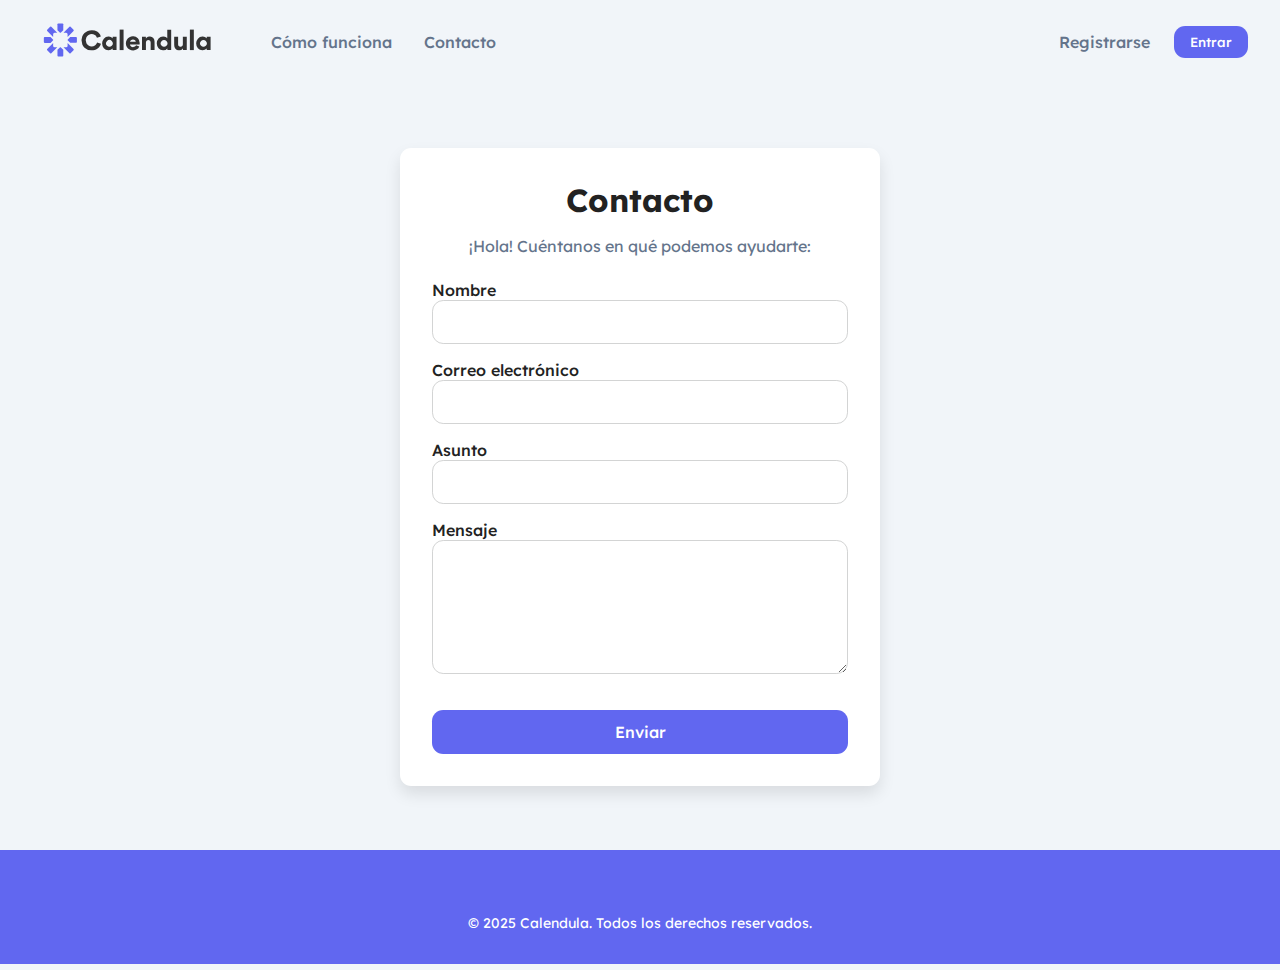
<file: pages/contacto.html>
<!DOCTYPE html>
<html lang="es">
<head>
  <meta charset="UTF-8"/>
  <meta name="viewport" content="width=device-width, initial-scale=1"/>
  <title>Contacto – Calendula</title>
  <!-- Google Fonts -->
  <link rel="preconnect" href="https://fonts.googleapis.com"/>
  <link rel="preconnect" href="https://fonts.gstatic.com" crossorigin/>
  <link
    href="https://fonts.googleapis.com/css2?family=Lexend:wght@100..900&display=swap"
    rel="stylesheet"
  />
  <!-- Estilos globales y específicos -->
  <link rel="stylesheet" href="../css/estilos.css"/>
  <link rel="stylesheet" href="../css/contacto.css"/>
  <style>
    .boton-hamburguesa .linea {
      width: 1.5rem;
      height: 0.2rem;
      background: #333333;
    }
  </style>
</head>
<body>
  <!-- Nav inyectado -->
  <header class="encabezado"></header>

  <main class="principal">
    <section class="contacto-form">
      <h1>Contacto</h1>
      <p class="saludo">¡Hola! Cuéntanos en qué podemos ayudarte:</p>
      <form id="form-contacto">
        <div class="campo-formulario">
          <label for="contacto-nombre">Nombre</label>
          <input type="text" id="contacto-nombre" required/>
        </div>
        <div class="campo-formulario">
          <label for="contacto-email">Correo electrónico</label>
          <input type="email" id="contacto-email" required/>
        </div>
        <div class="campo-formulario">
          <label for="contacto-asunto">Asunto</label>
          <input type="text" id="contacto-asunto" required/>
        </div>
        <div class="campo-formulario">
          <label for="contacto-mensaje">Mensaje</label>
          <textarea id="contacto-mensaje" rows="6" required></textarea>
        </div>
        <button type="submit" class="boton-control">Enviar</button>
      </form>
    </section>
  </main>

  <footer class="pie-pagina">
    <div class="contenedor-enlaces">
      <!-- tu footer actual -->
    </div>
    <p>© 2025 Calendula. Todos los derechos reservados.</p>
  </footer>

  <!-- Scripts de nav y auth -->
  <script defer src="../js/nav.js"></script>
  <script defer src="../js/auth.js"></script>
</body>
</html>
</file>
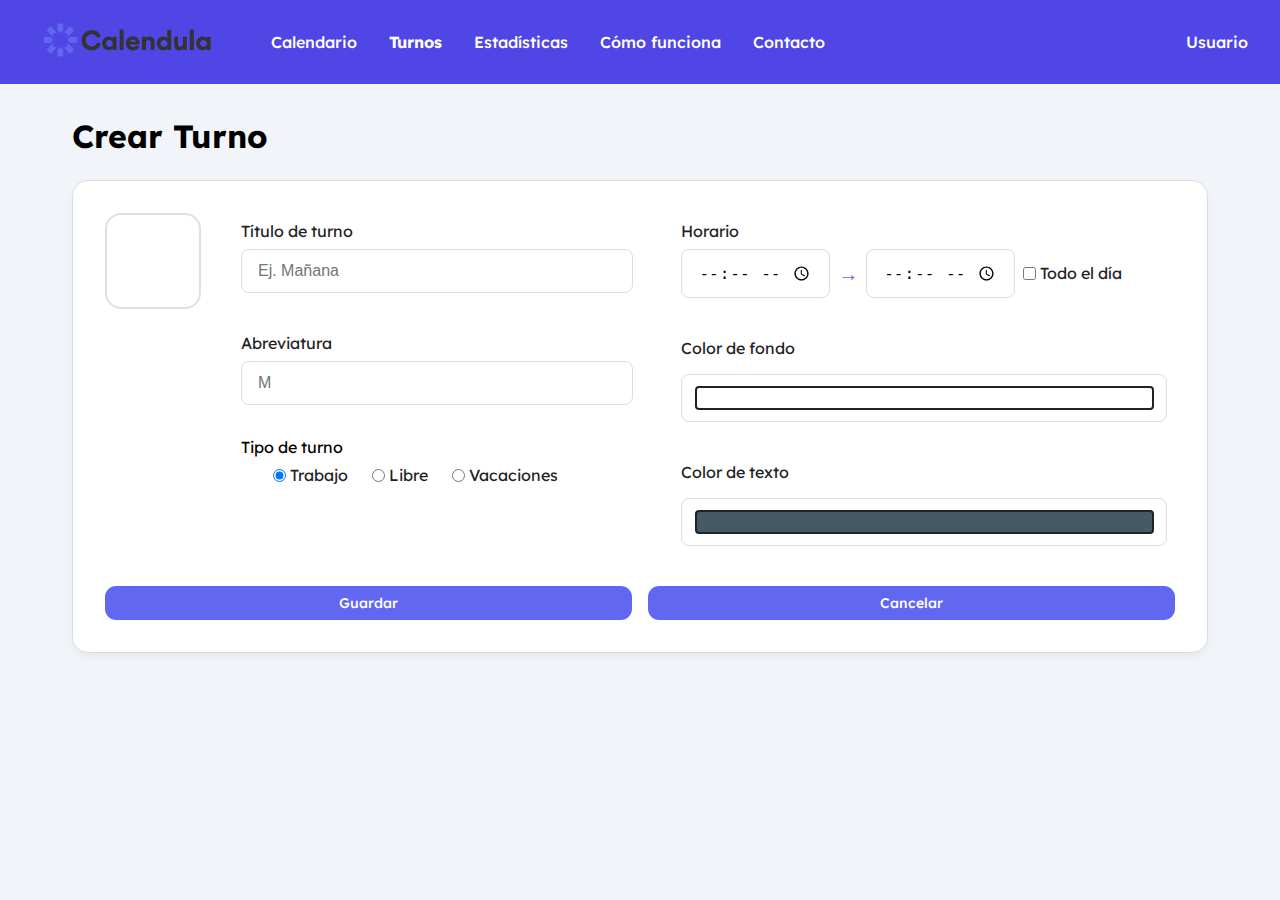
<file: pages/crear-turno.html>
<!DOCTYPE html>
<html lang="es">
<head>
  <meta charset="UTF-8"/>
  <meta name="viewport" content="width=device-width, initial-scale=1"/>
  <title>Crear Turno – Calendula</title>
  <!-- Google Fonts + estilos nav -->
  <link rel="preconnect" href="https://fonts.googleapis.com"/>
  <link rel="preconnect" href="https://fonts.gstatic.com" crossorigin/>
  <link
    href="https://fonts.googleapis.com/css2?family=Lexend:wght@100..900&display=swap"
    rel="stylesheet"
  />
  <link rel="stylesheet" href="../css/estilos.css"/>
  <link rel="stylesheet" href="../css/calendario.css"/>
  <link rel="stylesheet" href="../css/turnos.css"/>
  <!-- Reutilizamos los estilos precisos de modificar-turno -->
  <link rel="stylesheet" href="../css/modificar-turno.css"/>
  <script defer src="../js/crear-turno.js"></script>
</head>
<body>

  <header class="encabezado calendario-encabezado">
    <nav class="nav">
      <div class="logo">
        <a href="turnos.html"><img src="../img/logo_calendula-02.svg" alt="Logotipo"></a>
      </div>
      <ul class="lista-navegacion">
        <li><a href="calendario.html" class="enlace-nav">Calendario</a></li>
        <li><a href="turnos.html" class="enlace-nav activo">Turnos</a></li>
        <li><a href="estadisticas.html" class="enlace-nav">Estadísticas</a></li>
        <li><a href="../index.html" class="enlace-nav">Cómo funciona</a></li>
        <li><a href="../index.html" class="enlace-nav">Contacto</a></li>
      </ul>
      <div class="usuario-nav"><span id="nombre-usuario">Usuario</span></div>
    </nav>
  </header>

  <main class="principal-usuario turnos-principal">
    <h1>Crear Turno</h1>

    <form id="form-crear-turno" class="modificar-form">
      <div class="modificar-form-wrapper">

        <!-- Columna izquierda: preview de celda -->
        <div class="modificar-left">
          <div class="preview-container">
            <div id="preview-sq" class="turno-abre"></div>
          </div>
        </div>

        <!-- Columna central: título, abreviatura, tipo -->
        <div class="modificar-center">
          <div class="form-group">
            <label for="titulo-turno">Título de turno</label>
            <input type="text" id="titulo-turno" placeholder="Ej. Mañana" required/>
          </div>
          <div class="form-group">
            <label for="abreviatura-turno">Abreviatura</label>
            <input type="text" id="abreviatura-turno" maxlength="3" placeholder="M" required/>
          </div>
          <fieldset class="form-group tipo-turno-group">
            <legend>Tipo de turno</legend>
            <div class="tipo-horas">
              <label><input type="radio" name="tipo-turno" value="suma" checked/> Trabajo</label>
              <label><input type="radio" name="tipo-turno" value="resta"/> Libre</label>
              <label><input type="radio" name="tipo-turno" value="nada"/> Vacaciones</label>
            </div>
          </fieldset>
        </div>

        <!-- Columna derecha: horario + todo el día, colores -->
        <div class="modificar-right">
          <div class="form-group horario-group">
            <label>Horario</label>
            <div class="horario-inputs">
              <input type="time" id="inicio-turno"/>
              <span class="turno-flecha">→</span>
              <input type="time" id="fin-turno"/>
              <label class="todo-dia-inline">
                <input type="checkbox" id="todo-dia"/>
                Todo el día
              </label>
            </div>
          </div>
          <div class="form-group color-group">
            <label>Color de fondo</label>
            <div class="color-picker-container">
              <button type="button" id="boton-color-fondo" class="color-picker-button">
                <span class="selected-color"></span>
              </button>
              <div id="paleta-fondo" class="paleta-colores hidden"></div>
            </div>
          </div>
          <div class="form-group color-group">
            <label>Color de texto</label>
            <div class="color-picker-container">
              <button type="button" id="boton-color-texto" class="color-picker-button">
                <span class="selected-color"></span>
              </button>
              <div id="paleta-texto" class="paleta-colores hidden"></div>
            </div>
          </div>
        </div>

      </div> <!-- /.modificar-form-wrapper -->

      <!-- Botones abajo: sólo Guardar y Cancelar -->
      <div class="form-acciones modificar-buttons">
        <button type="submit" class="boton-control">Guardar</button>
        <button type="button" id="cancelar-crear" class="boton-control">Cancelar</button>
      </div>
    </form>
  </main>

</body>
</html>
</file>
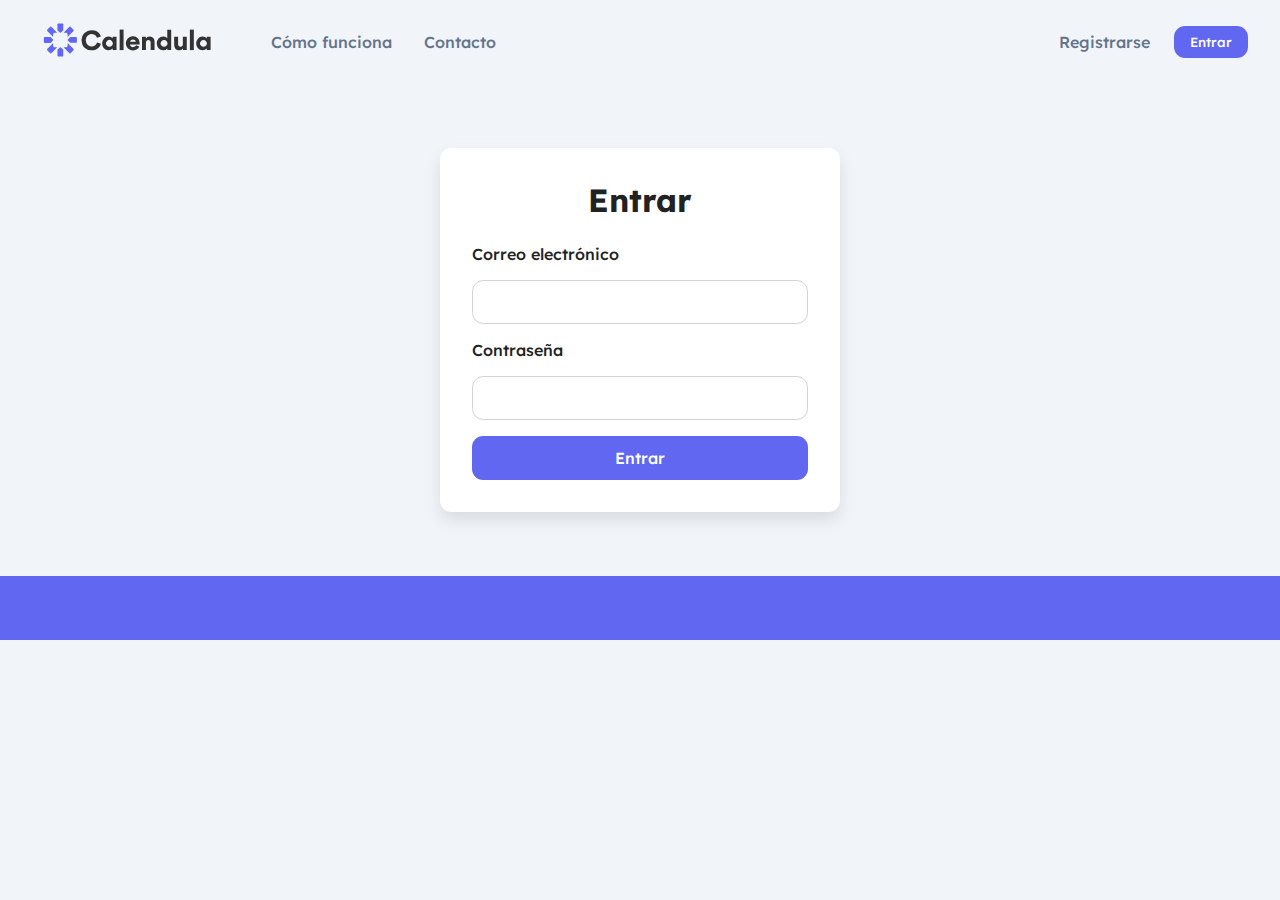
<file: pages/login.html>
<!DOCTYPE html>
<html lang="es">
<head>
  <meta charset="UTF-8"/>
  <meta name="viewport" content="width=device-width, initial-scale=1"/>
  <title>Entrar – Calendula</title>
  <!-- Google Fonts -->
  <link rel="preconnect" href="https://fonts.googleapis.com"/>
  <link rel="preconnect" href="https://fonts.gstatic.com" crossorigin/>
  <link
    href="https://fonts.googleapis.com/css2?family=Lexend:wght@100..900&display=swap"
    rel="stylesheet"
  />
  <!-- Estilos globales y específicos -->
  <link rel="stylesheet" href="../css/estilos.css"/>
  <link rel="stylesheet" href="../css/login.css"/>
  <style>
    .boton-hamburguesa .linea {
      width: 1.5rem;
      height: 0.2rem;
      background: #333333;
    }
  </style>
</head>
<body>
  <header class="encabezado"></header>

  <main class="principal">
    <section class="login-form">
      <h1>Entrar</h1>
      <form id="form-login">
        <label for="login-email">Correo electrónico</label>
        <input type="email" id="login-email" required/>

        <label for="login-pass">Contraseña</label>
        <input type="password" id="login-pass" required/>

        <button type="submit" class="boton-control">Entrar</button>
      </form>
    </section>
  </main>

  <footer class="pie-pagina">
    <!-- Si tu landing incluye footer, o lo dejas vacío -->
  </footer>

  <!-- Primero inyectamos nav, luego auth y por último login.js -->
  <script defer src="../js/nav.js"></script>
  <script defer src="../js/auth.js"></script>
  <script defer src="../js/login.js"></script>
</body>
</html>
</file>
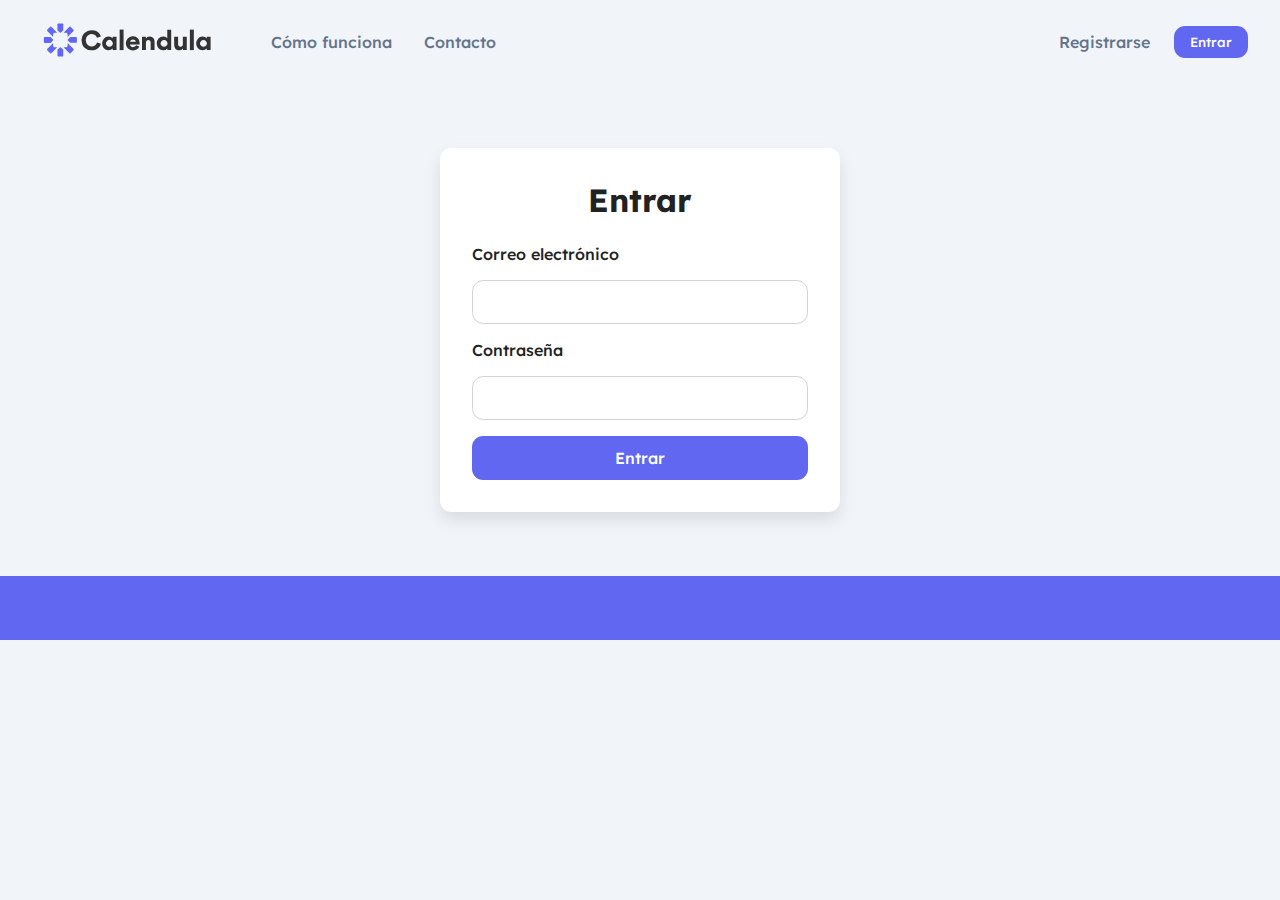
<file: pages/mod-contrasena.html>
<!DOCTYPE html>
<html lang="es">
<head>
  <meta charset="UTF-8"/>
  <meta name="viewport" content="width=device-width, initial-scale=1"/>
  <title>Cambiar Contraseña – Calendula</title>
  <!-- Google Fonts -->
  <link rel="preconnect" href="https://fonts.googleapis.com"/>
  <link rel="preconnect" href="https://fonts.gstatic.com" crossorigin/>
  <link
    href="https://fonts.googleapis.com/css2?family=Lexend:wght@100..900&display=swap"
    rel="stylesheet"
  />
  <!-- Estilos -->
  <link rel="stylesheet" href="../css/estilos.css"/>
  <link rel="stylesheet" href="../css/mod-contrasena.css"/>
</head>
<body>
  <header class="encabezado calendario-encabezado"></header>

  <main class="principal-usuario">
    <section class="modificar-contrasena-form">
      <h1>Cambiar Contraseña</h1>
      <form id="form-mod-contrasena">
        <div class="campo-formulario">
          <label for="actual-pass">Contraseña actual</label>
          <input type="password" id="actual-pass" required/>
        </div>
        <div class="campo-formulario">
          <label for="nueva-pass">Nueva contraseña</label>
          <input type="password" id="nueva-pass" required/>
        </div>
        <div class="campo-formulario">
          <label for="confirm-pass">Confirmar contraseña</label>
          <input type="password" id="confirm-pass" required/>
        </div>
        <div class="form-acciones">
          <button type="submit" class="boton-control">Guardar</button>
          <button type="button" id="cancel-mod-contrasena" class="boton-control">Cancelar</button>
        </div>
      </form>
    </section>
  </main>

  <script defer src="../js/nav.js"></script>
  <script defer src="../js/auth.js"></script>
  <script defer src="../js/mod-contrasena.js"></script>
</body>
</html>
</file>
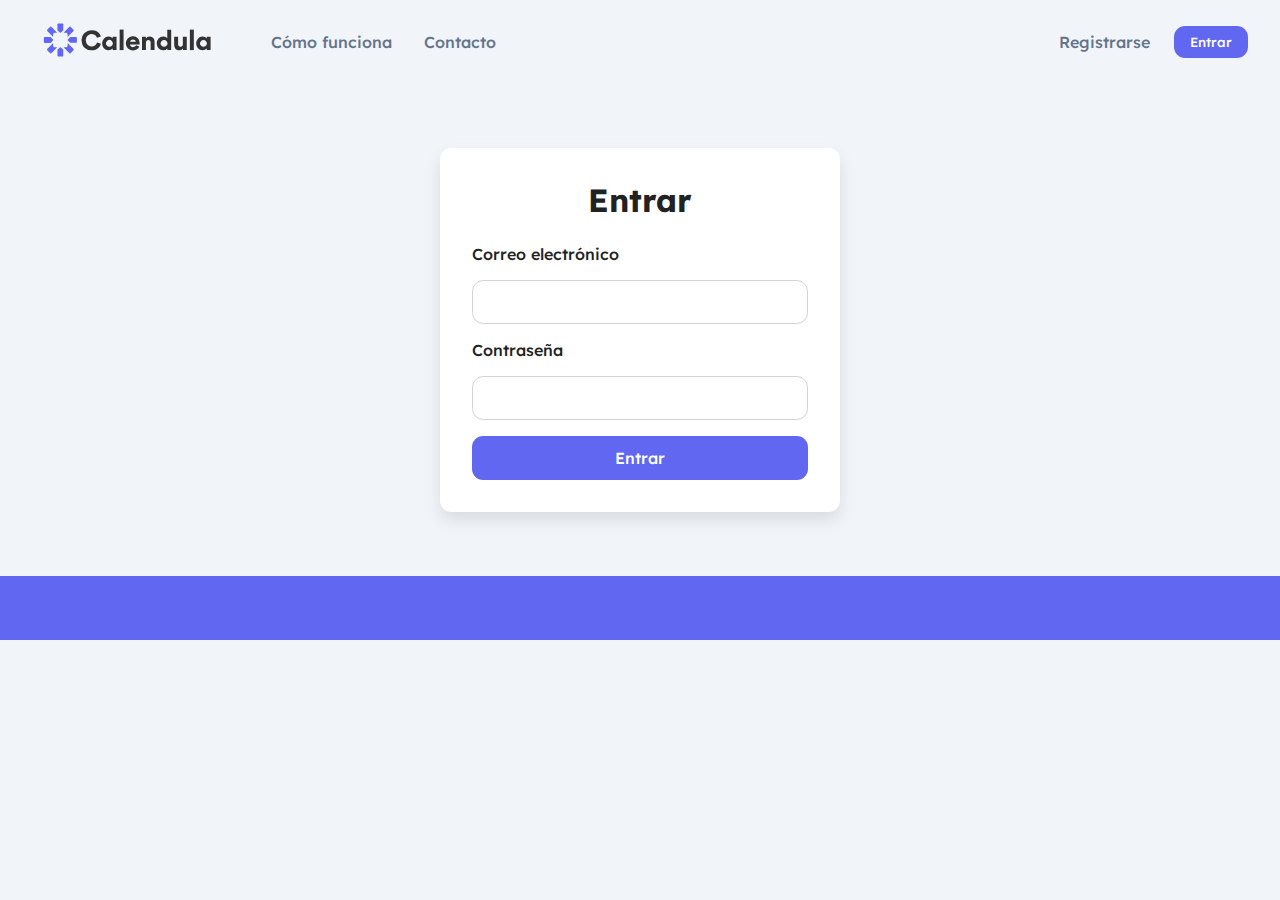
<file: pages/mod-perfil.html>
<!DOCTYPE html>
<html lang="es">
<head>
  <meta charset="UTF-8"/>
  <meta name="viewport" content="width=device-width, initial-scale=1"/>
  <title>Modificar Perfil – Calendula</title>
  <!-- Google Fonts -->
  <link rel="preconnect" href="https://fonts.googleapis.com"/>
  <link rel="preconnect" href="https://fonts.gstatic.com" crossorigin/>
  <link
    href="https://fonts.googleapis.com/css2?family=Lexend:wght@100..900&display=swap"
    rel="stylesheet"
  />

  <!-- Estilos globales -->
  <link rel="stylesheet" href="../css/estilos.css"/>
  <!-- Estilos de nav morado -->
  <link rel="stylesheet" href="../css/calendario.css"/>
  <!-- Estilos específicos de Modificar Perfil -->
  <link rel="stylesheet" href="../css/mod-perfil.css"/>
</head>
<body>
  <!-- Header con clase para nav morado -->
  <header class="encabezado calendario-encabezado"></header>

  <main class="principal-usuario">
    <section class="modificar-perfil-form">
      <h1>Modificar Perfil</h1>
      <form id="form-mod-perfil">
        <div class="campo-formulario">
          <label for="mod-nombre">Nombre completo</label>
          <input type="text" id="mod-nombre" required/>
        </div>
        <div class="campo-formulario">
          <label for="mod-email">Correo electrónico</label>
          <input type="email" id="mod-email" required/>
        </div>
        <div class="form-acciones">
          <button type="submit" class="boton-control">Guardar cambios</button>
          <button type="button" id="cancel-mod-perfil" class="boton-control">Cancelar</button>
        </div>
      </form>
    </section>
  </main>

  <!-- Scripts -->
  <script defer src="../js/nav.js"></script>
  <script defer src="../js/auth.js"></script>
  <script defer src="../js/mod-perfil.js"></script>
</body>
</html>
</file>
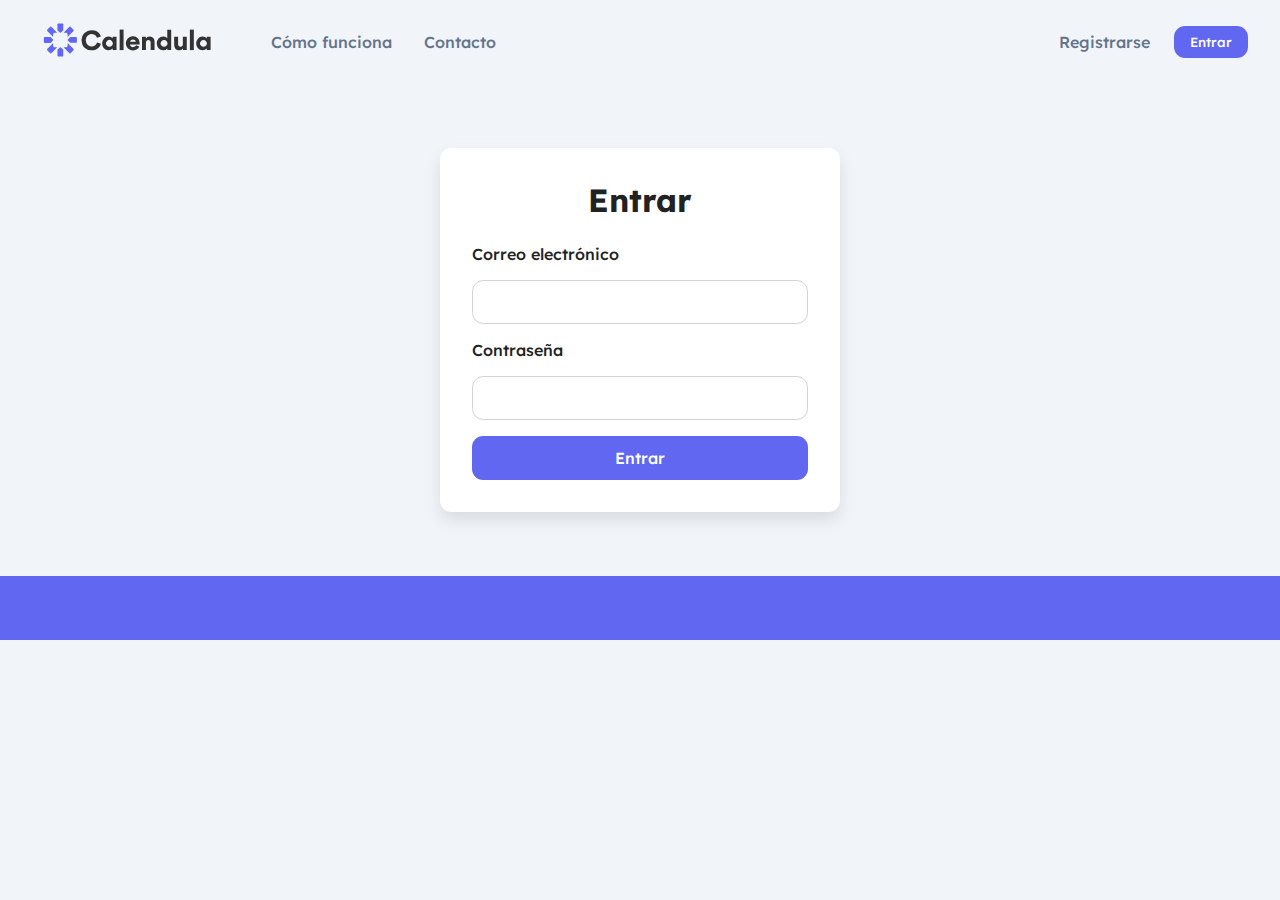
<file: pages/modificar-turno.html>
<!DOCTYPE html>
<html lang="es">
<head>
  <meta charset="UTF-8"/>
  <meta name="viewport" content="width=device-width, initial-scale=1"/>
  <title>Modificar Turno – Calendula</title>
  <!-- Google Fonts + estilos nav -->
  <link rel="preconnect" href="https://fonts.googleapis.com"/>
  <link rel="preconnect" href="https://fonts.gstatic.com" crossorigin/>
  <link
    href="https://fonts.googleapis.com/css2?family=Lexend:wght@100..900&display=swap"
    rel="stylesheet"
  />
  <link rel="stylesheet" href="../css/estilos.css"/>
  <link rel="stylesheet" href="../css/calendario.css"/>
  <link rel="stylesheet" href="../css/turnos.css"/>
  <!-- CSS específico para este formulario -->
  <link rel="stylesheet" href="../css/modificar-turno.css"/>
  <script defer src="../js/modificar-turno.js"></script>
  <script defer src="../js/nav.js"></script>
  <script defer src="../js/auth.js"></script>
</head>
<body>

  <header class="encabezado calendario-encabezado"></header>

  <main class="principal-usuario turnos-principal">
    <h1>Modificar Turno</h1>

    <form id="form-modificar-turno" class="modificar-form">
      <div class="modificar-form-wrapper">

        <!-- Columna izquierda: preview de celda -->
        <div class="modificar-left">
          <div class="preview-container">
            <div id="preview-sq" class="turno-abre"></div>
          </div>
        </div>

        <!-- Columna central: título, abreviatura, tipo -->
        <div class="modificar-center">
          <div class="form-group">
            <label for="titulo-turno">Título de turno</label>
            <input type="text" id="titulo-turno" required/>
          </div>
          <div class="form-group">
            <label for="abreviatura-turno">Abreviatura</label>
            <input type="text" id="abreviatura-turno" maxlength="3" required/>
          </div>
          <fieldset class="form-group tipo-turno-group">
            <legend>Tipo de turno</legend>
            <div class="tipo-horas">
              <label><input type="radio" name="tipo-turno" value="suma"/> Trabajo</label>
              <label><input type="radio" name="tipo-turno" value="resta"/> Libre</label>
              <label><input type="radio" name="tipo-turno" value="nada"/> Vacaciones</label>
            </div>
          </fieldset>
        </div>

        <!-- Columna derecha: horario + todo el día, colores -->
        <div class="modificar-right">
          <div class="form-group horario-group">
            <label>Horario</label>
            <div class="horario-inputs">
              <input type="time" id="inicio-turno"/>
              <span class="turno-flecha">→</span>
              <input type="time" id="fin-turno"/>
              <label class="todo-dia-inline">
                <input type="checkbox" id="todo-dia"/>
                Todo el día
              </label>
            </div>
          </div>
          <div class="form-group color-group">
            <label>Color de fondo</label>
            <div class="color-picker-container">
              <button type="button" id="boton-color-fondo" class="color-picker-button">
                <span class="selected-color"></span>
              </button>
              <div id="paleta-fondo" class="paleta-colores hidden"></div>
            </div>
          </div>
          <div class="form-group color-group">
            <label>Color de texto</label>
            <div class="color-picker-container">
              <button type="button" id="boton-color-texto" class="color-picker-button">
                <span class="selected-color"></span>
              </button>
              <div id="paleta-texto" class="paleta-colores hidden"></div>
            </div>
          </div>
        </div>

      </div> <!-- /.modificar-form-wrapper -->

      <!-- Botones abajo -->
      <div class="form-acciones modificar-buttons">
        <button type="submit" class="boton-control">Guardar</button>
        <button type="button" id="cancelar-modificacion" class="boton-control">Cancelar</button>
        <button type="button" id="btn-eliminar-turno" class="boton-control delete">Eliminar</button>
      </div>
    </form>
  </main>
</body>
</html>
</file>
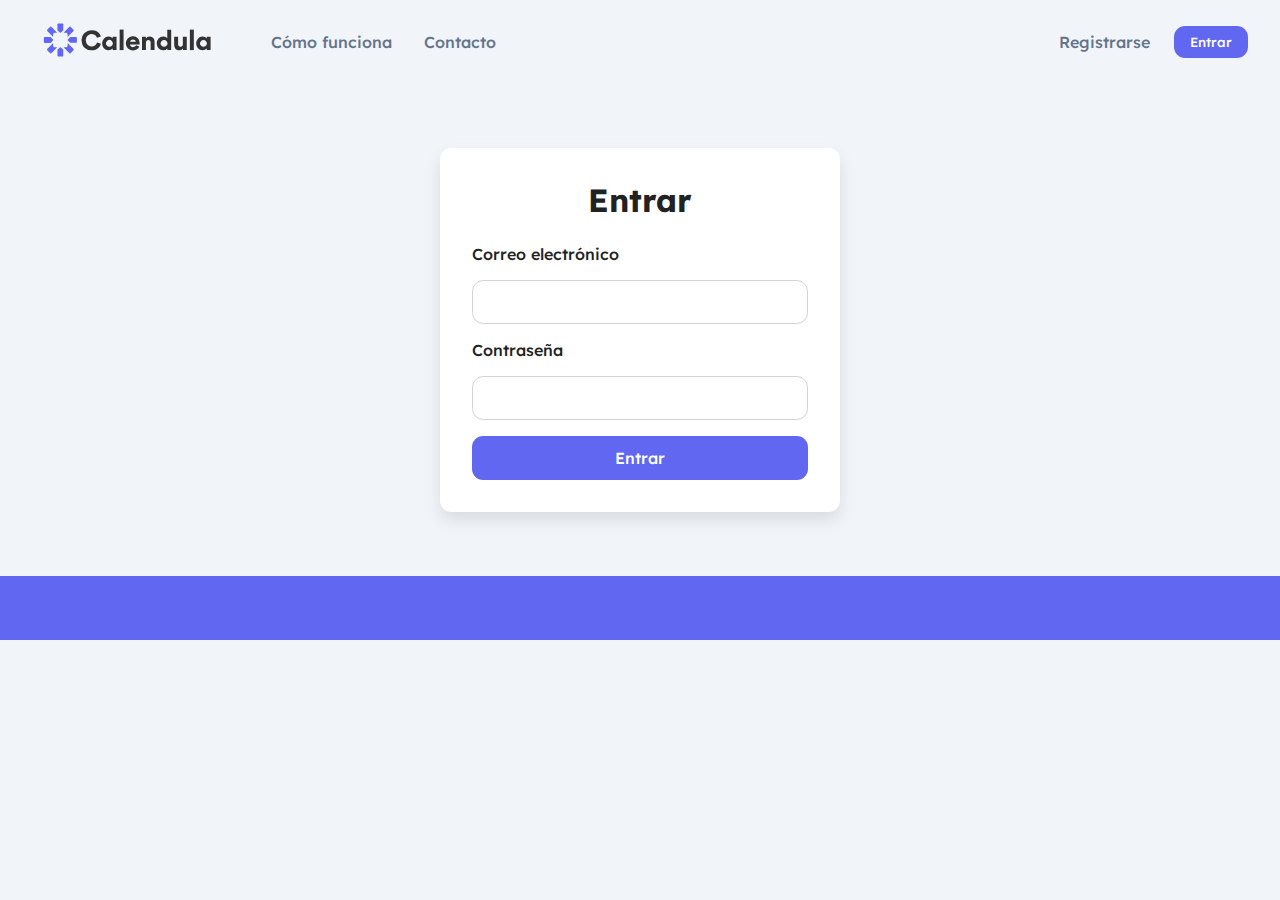
<file: pages/perfil.html>
<!DOCTYPE html>
<html lang="es">
<head>
  <meta charset="UTF-8"/>
  <meta name="viewport" content="width=device-width, initial-scale=1"/>
  <title>Perfil – Calendula</title>
  <!-- Google Fonts -->
  <link rel="preconnect" href="https://fonts.googleapis.com"/>
  <link rel="preconnect" href="https://fonts.gstatic.com" crossorigin/>
  <link
    href="https://fonts.googleapis.com/css2?family=Lexend:wght@100..900&display=swap"
    rel="stylesheet"
  />
  <!-- Estilos -->
  <link rel="stylesheet" href="../css/estilos.css"/>
  <link rel="stylesheet" href="../css/calendario.css"/>
  <link rel="stylesheet" href="../css/perfil.css"/>
</head>
<body>
  <!-- Nav morado -->
  <header class="encabezado calendario-encabezado"></header>

  <main class="principal-usuario">
    <section class="perfil-contenedor">
      <h1>Perfil</h1>
      <div class="campo-perfil">
        <label>Nombre:</label>
        <span id="perfil-nombre"></span>
      </div>
      <div class="campo-perfil">
        <label>Email:</label>
        <span id="perfil-correo"></span>
      </div>
      <div class="campo-perfil">
        <label>Contraseña:</label>
        <span>********</span>
        <button id="btn-mod-contrasena" class="boton-control">Cambiar</button>
      </div>
      <div class="acciones-perfil">
        <button id="btn-mod-perfil" class="boton-control">Modificar</button>
        <button id="btn-eliminar-cuenta" class="boton-control peligro">Eliminar cuenta</button>
      </div>
    </section>

    <!-- Modal de confirmación -->
    <div id="modal-eliminar" class="modal-overlay oculta">
      <div class="modal">
        <p>¿Estás seguro de eliminar tu cuenta?</p>
        <div class="modal-actions">
          <button id="confirm-eliminar" class="boton-control peligro">Eliminar</button>
          <button id="cancel-eliminar" class="boton-control">Cancelar</button>
        </div>
      </div>
    </div>
  </main>

  <!-- Scripts -->
  <script defer src="../js/nav.js"></script>
  <script defer src="../js/auth.js"></script>
  <script defer src="../js/perfil.js"></script>
</body>
</html>
</file>
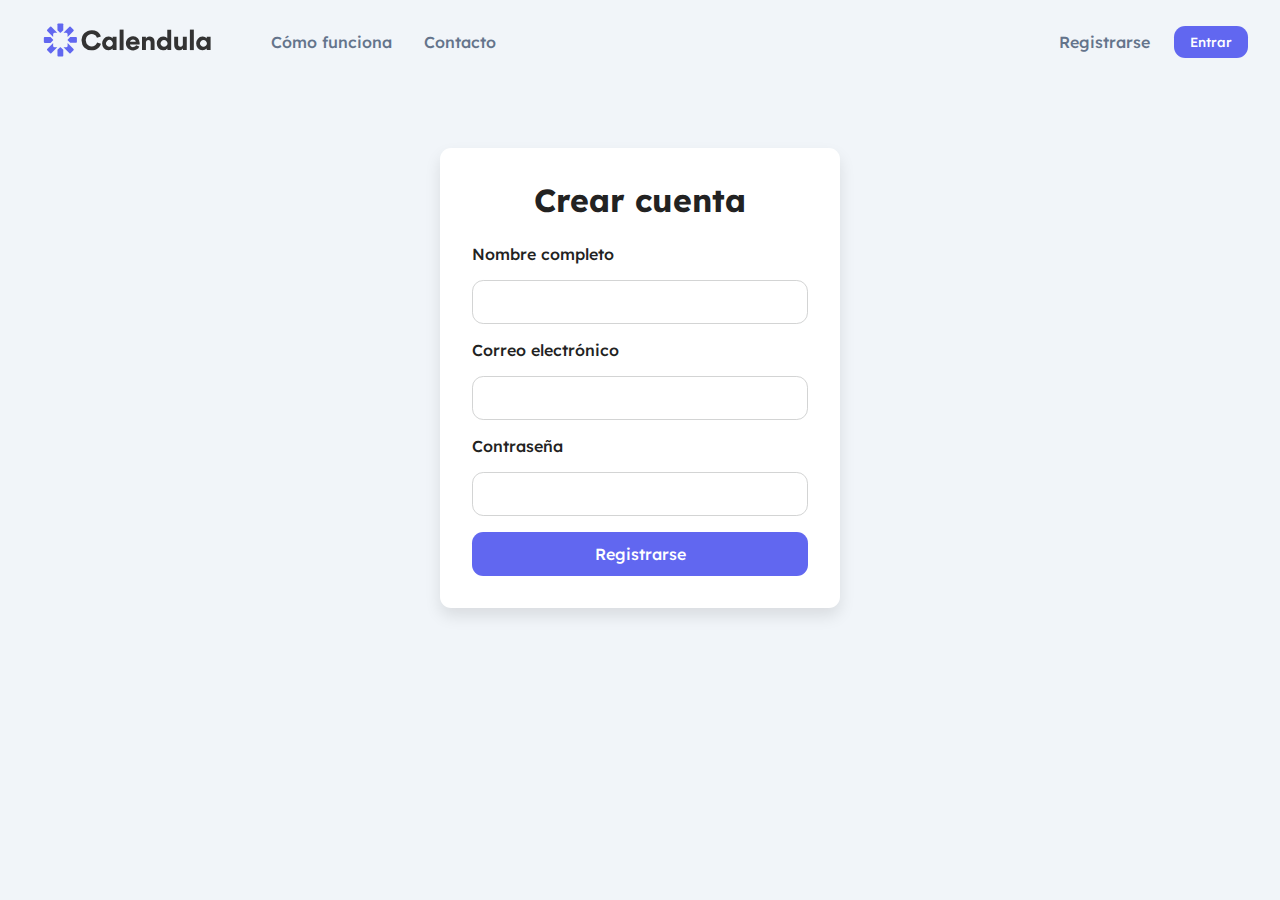
<file: pages/registro.html>
<!DOCTYPE html>
<html lang="es">
<head>
  <meta charset="UTF-8"/>
  <meta name="viewport" content="width=device-width, initial-scale=1"/>
  <title>Registrarse – Calendula</title>
  <link rel="preconnect" href="https://fonts.googleapis.com"/>
  <link rel="preconnect" href="https://fonts.gstatic.com" crossorigin/>
  <link href="https://fonts.googleapis.com/css2?family=Lexend:wght@100..900&display=swap" rel="stylesheet"/>
  <link rel="stylesheet" href="../css/estilos.css"/>
  <link rel="stylesheet" href="../css/registro.css"/>
  <script defer src="../js/registro.js"></script>
</head>
<body>
  <header class="encabezado"></header>

  <main class="principal">
    <section class="registro-form">
      <h1>Crear cuenta</h1>
      <form id="form-registro">
        <label for="reg-nombre">Nombre completo</label>
        <input type="text" id="reg-nombre" required/>
        <label for="reg-email">Correo electrónico</label>
        <input type="email" id="reg-email" required/>
        <label for="reg-pass">Contraseña</label>
        <input type="password" id="reg-pass" required/>
        <button type="submit" class="boton-control">Registrarse</button>
      </form>
    </section>
  </main>

  <script defer src="../js/nav.js"></script>
  <script defer src="../js/auth.js"></script>
</body>
</html>
</file>
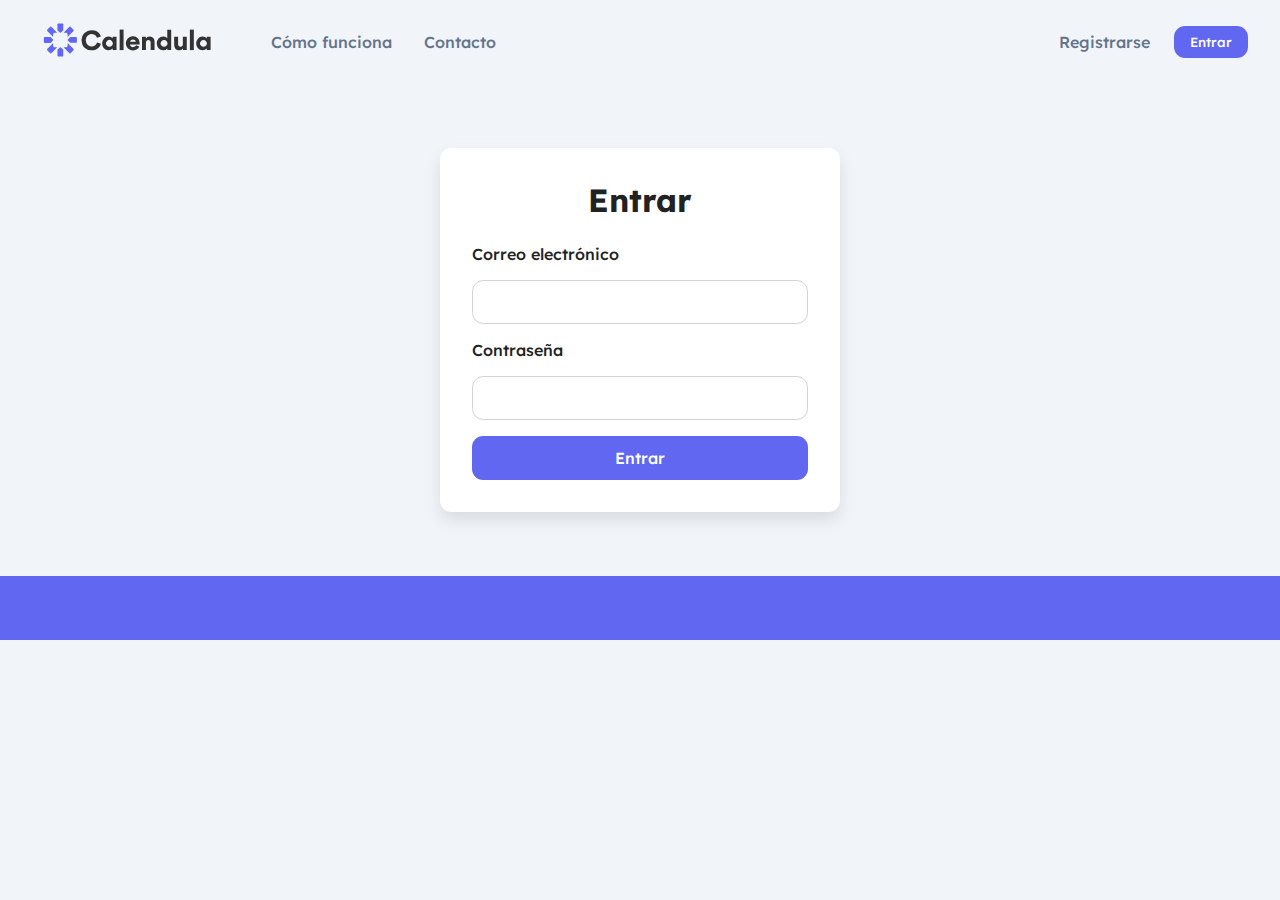
<file: pages/turnos.html>
<!DOCTYPE html>
<html lang="es">
<head>
  <meta charset="UTF-8" />
  <meta name="viewport" content="width=device-width, initial-scale=1" />
  <title>Turnos – Calendula</title>
  <link rel="preconnect" href="https://fonts.googleapis.com" />
  <link rel="preconnect" href="https://fonts.gstatic.com" crossorigin />
  <link
    href="https://fonts.googleapis.com/css2?family=Lexend:wght@100..900&display=swap"
    rel="stylesheet"
  />
  <link rel="stylesheet" href="../css/estilos.css" />
  <link rel="stylesheet" href="../css/calendario.css" />
  <link rel="stylesheet" href="../css/turnos.css" />
  <script defer src="../js/turnos.js"></script>
  <script defer src="../js/nav.js"></script>
  <script defer src="../js/auth.js"></script>
</head>
<body>

  <header class="encabezado calendario-encabezado"></header>

  <main class="principal-usuario turnos-principal">
    <div class="turnos-header">
      <h1>Turnos</h1>
      <button id="btn-crear-turno" class="boton-crear-turno">Crear turno</button>
    </div>
    <div id="lista-turnos" class="lista-turnos"></div>
  </main>

</body>
</html>
</file>
<file: css/estilos.css>
:root {
    --color-principal: #6167F0;
    --color-principal-oscuro: #4F46E5;
    --color-principal-claro: #878cf5;
    --espaciado-base: 1rem;
    --texto-oscuro: #222;
    --texto-claro: #64748b;
    --fondo-claro: #F1F5F9;
    --borde-gris: #d3d4d4;
}

* {
    margin: 0;
    padding: 0;
    box-sizing: border-box;
}

html {
    font-size: 16px;
    font-family: 'Lexend', sans-serif;
    scroll-behavior: smooth;
    background-color: var(--fondo-claro);
    transition: 0.3s ease;
}

button {
    font-family: 'Lexend', sans-serif;
}

.barra-gradiente {
    height: 0.25rem;
    background: linear-gradient(90deg,
            var(--color-principal) 0%,
            var(--color-principal-claro) 100%);
}

.encabezado {
    position: relative;
}

.nav {
    margin: 0 auto;
    padding: var(--espaciado-base) 2rem;
    display: flex;
    align-items: center;
    justify-content: space-between;
    background-color: var(--fondo-claro);
}

.logo img {
    height: 3rem;
    margin-right: 3rem;
}

.lista-navegacion {
    list-style: none;
    display: flex;
    gap: 2rem;
    color: var(--texto-claro);
}

.acciones-nav {
    list-style: none;
    display: flex;
    gap: 1.5rem;
    align-items: center;
    margin-left: auto; /* <- Nuevo: empuja acciones-nav a la derecha */
}

.enlace-nav {
    text-decoration: none;
    color: var(--texto-claro);
    font-weight: 500;
}

.enlace-nav:hover {
    color: var(--color-principal);
}

.boton-entrar {
    padding: 0.5rem 1rem;
    border: none;
    background: var(--color-principal);
    color: #fff;
    border-radius: 0.7rem;
    font-weight: 500;
    cursor: pointer;
}

.boton-entrar:hover {
    background: var(--color-principal-oscuro);
}

.boton-hamburguesa {
    display: none;
    flex-direction: column;
    gap: 0.3rem;
    background: none;
    border: none;
    cursor: pointer;
}

.boton-hamburguesa .linea {
    width: 1.5rem;
    height: 0.2rem;
    background: var(--texto-oscuro);
}

.nav-movil {
    width: 100%;
    position: absolute;
    top: 4rem;
    background: #fff;
    box-shadow: 0 0.5rem 1rem rgba(0, 0, 0, 0.1);
    border-radius: 0.7rem;
    overflow: hidden;
}

.oculta {
    display: none;
}

.nav-movil ul {
    list-style: none;
}

.nav-movil li+li {
    border-top: 1px solid #eee;
}

.nav-movil a,
.boton-entrar-movil {
    display: block;
    padding: 0.75rem 1.5rem;
    text-decoration: none;
    color: var(--texto-oscuro);
}

.boton-entrar-movil {
    background: var(--color-principal);
    color: #fff;
    border: none;
    border-radius: 0.7rem;
    text-align: center;
    margin: 0.5rem;
}

.principal {
    max-width: 75rem;
    margin: 0 auto;
    padding: 2rem;
}

/* Hero, código… (mantengo tu CSS sin cambios) */
.hero {
    display: flex;
    align-items: center;
    justify-content: space-between;
    padding: 4rem 2rem;
    min-height: 40rem;
}

.texto-hero {
    max-width: 40rem;
}

.texto-hero h1 {
    font-size: 2.5rem;
    margin-bottom: 1rem;
    color: var(--texto-oscuro);
}

.subtitulo {
    font-size: 1.125rem;
    margin-bottom: 2rem;
    color: var(--texto-claro);
}

.codigo-ejemplo {
    background: #f5f5f5;
    padding: 1rem;
    border-radius: 0.7rem;
    margin-bottom: 2rem;
    overflow-x: auto;
}

.codigo-ejemplo code {
    font-family: 'JetBrains Mono', monospace;
    font-size: 0.875rem;
}

.botones-hero {
    display: flex;
    gap: 1rem;
}

.boton-aprenda-mas,
.boton-empezar {
    padding: 0.75rem 1.5rem;
    border-radius: 0.7rem;
    font-size: 1rem;
    font-weight: 500;
    cursor: pointer;
    border: 2px solid var(--color-principal);
}

.boton-aprenda-mas {
    background: transparent;
    color: var(--color-principal);
}

.boton-empezar {
    background: var(--color-principal);
    color: #fff;
}

.boton-aprenda-mas:hover {
    color: var(--color-principal-oscuro);
    border: 2px solid var(--color-principal-oscuro);
}

.boton-empezar:hover {
    background-color: var(--color-principal-oscuro);
    border: 2px solid var(--color-principal-oscuro);
}

.imagen-hero img {
    width: 100%;
    max-width: 30rem;
}

.pie-pagina {
    background: var(--color-principal);
    padding: 2rem 1rem;
}

.contenedor-enlaces {
    max-width: 75rem;
    margin: 0 auto;
    display: flex;
    flex-wrap: wrap;
    gap: 2rem;
}

.columna h4 {
    margin-bottom: 0.5rem;
    color: var(--texto-oscuro);
}

.columna ul {
    list-style: none;
}

.columna li {
    margin-bottom: 0.5rem;
}

.columna a {
    text-decoration: none;
    color: var(--fondo-claro);
}

.pie-pagina p {
    text-align: center;
    margin-top: 2rem;
    font-size: 0.875rem;
    color: white;
}

/* Nav dinámico: botón de usuario y dropdown */
.user-dropdown {
  margin-left: auto;
  position: relative;
}

.user-button {
  display: inline-flex;
  align-items: center;
  gap: 0.5rem;
  background: var(--color-principal);
  color: #fff;
  border: none;
  border-radius: 2rem;
  padding: 0.5rem 1rem;
  font-weight: 500;
  cursor: pointer;
  font-size: 1rem;
}

header.calendario-encabezado .user-button {
  background: #fff;
  color: var(--color-principal-oscuro);
}

.triangle {
  font-size: 0.75rem;
  line-height: 1;
}

.dropdown-menu {
  position: absolute;
  top: 100%;
  right: 0;
  background: #fff;
  border: 1px solid #ddd;
  border-radius: 0.5rem;
  margin-top: 0.5rem;
  list-style: none;
  padding: 0.25rem 0;
  min-width: 8rem;
  box-shadow: 0 0.5rem 1rem rgba(0,0,0,0.1);
  z-index: 100;
}

.dropdown-menu.oculta {
  display: none;
}

.dropdown-menu li + li {
  margin-top: 0.25rem;
}

.dropdown-menu a {
  display: block;
  padding: 0.5rem 1rem;
  color: var(--texto-oscuro);
  text-decoration: none;
  font-size: 0.95rem;
}

.dropdown-menu a:hover {
  background: var(--fondo-claro);
}

/* Responsive */
@media (max-width: 1024px) {
    .hero {
        flex-direction: column-reverse;
        text-align: center;
    }

    .imagen-hero {
        margin-bottom: 2rem;
    }
    .lista-navegacion,
    .acciones-nav {
        display: none;
    }
    
    .boton-hamburguesa {
        display: flex;
    }
    .user-button {
    display: inline-flex;
    align-items: center;
    gap: 0.5rem;
    background: var(--color-principal);
    color: #fff;
    border: none;
    border-radius: 2rem;
    padding: 0.5rem 1rem;
    font-weight: 500;
    margin-right: 2rem;
    cursor: pointer;
    font-size: 1rem;
    }
}

@media (max-width: 640px) {

    /* Ajustes para el footer: apilar columnas y centrar */
    .pie-pagina .contenedor-enlaces {
        flex-direction: column;
        align-items: center;
    }

    .columna {
        width: 100%;
        text-align: center;
    }

    .columna ul {
        display: inline-block;
    }

    /* Ajustes adicionales para textos y botones en tamaños muy pequeños */
    .texto-hero h1 {
        font-size: 1.75rem;
    }

    .subtitulo {
        font-size: 1rem;
    }

    .boton-entrar,
    .boton-aprenda-mas,
    .boton-empezar {
        padding: 0.5rem 1rem;
        font-size: 0.9rem;
    }
}
</file>
<file: css/calendario.css>
/* css/calendario.css */

/* Encabezado */
.calendario-encabezado {
  background-color: var(--color-principal-oscuro);
}
.calendario-encabezado .nav {
  background: transparent;
}
.calendario-encabezado .enlace-nav,
.calendario-encabezado .usuario-nav span {
  color: #fff;
}
.calendario-encabezado .enlace-nav.activo {
  font-weight: 700;
}
.usuario-nav {
  margin-left: auto;
}
.usuario-nav span {
  font-weight: 500;
}

/* Nav principal */
.lista-navegacion {
  list-style: none;
  display: flex;
  gap: 2rem;
}

/* Layout full width */
.principal-usuario.calendario-principal {
  width: 100%;
  margin: 2rem 0;
  padding: 0 2rem;
  display: grid;
  grid-template-columns: 1fr 3fr;
  gap: 2rem;
}

/* Cabecera del calendario */
.calendario-header {
  grid-column: span 2;
  display: flex;
  align-items: center;
  justify-content: space-between;
  margin-bottom: 1rem;
}
.titulo-y-boton {
  display: flex;
  align-items: center;
  gap: 1rem;
}

/* Agrupación de controles */
.controles-calendario {
  display: flex;
  align-items: center;
  gap: 0.5rem;
}

/* Controles de año (ahora dentro de .controles-calendario) */
.controles-anio {
  display: flex;
  align-items: center;
  gap: 0.25rem;
}
.controles-anio button {
  padding: 0.25rem 0.75rem;
}

/* Año destacado */
#anio-mostrado {
  font-weight: 600;
  font-size: 1.25rem;
}

/* Botones generales */
.boton-control {
  padding: 0.5rem 1rem;
  border: 1px solid var(--color-principal);
  background: transparent;
  border-radius: 0.7rem;
  cursor: pointer;
  font-weight: 500;
  color: var(--texto-oscuro);
}
.boton-control:hover {
  background: var(--color-principal);
  color: #fff;
}
#boton-hoy {
  background: var(--color-principal);
  color: #fff;
}

/* Resumen */
.resumen-turnos {
  background: #fff;
  padding: 1rem;
  border-radius: 0.7rem;
  border: 2px solid var(--borde-gris);
}
.resumen-turnos h2 {
  font-size: 1.5rem;
  margin-bottom: 1rem;
}
/* … resto de tu CSS de resumen … */

/* Grid de meses */
.calendario-grid {
  display: grid;
  grid-template-columns: repeat(4,1fr);
  gap: 1rem;
}
.calendario-grid.vista-mes {
  grid-template-columns: 1fr;
}

/* Cada mes */
.mes {
  background: #fff;
  padding: 0.5rem;
  border-radius: 0.7rem;
  box-shadow: 0 0.25rem 0.5rem rgba(0,0,0,0.1);
}

/* Cabecera interna mes */
.mes-header {
  display: flex;
  align-items: center;
  justify-content: space-between;
  margin-bottom: 0.5rem;
}
.mes-header button {
  background: transparent;
  border: none;
  font-size: 1.25rem;
  cursor: pointer;
  color: var(--texto-oscuro);
}
.mes-header button:hover {
  color: var(--color-principal);
}
.mes-header h3 {
  margin: 0;
  font-size: 1rem;
  color: var(--texto-oscuro);
}

/* Días de la semana */
.dias-semana {
  display: grid;
  grid-template-columns: repeat(7,1fr);
  font-size: 0.75rem;
  text-align: center;
  margin-bottom: 0.25rem;
}

/* Fechas */
.fechas {
  display: grid;
  grid-template-columns: repeat(7,1fr);
  text-align: center;
  gap: 0.25rem;
}
.fechas .celda {
  position: relative;
  display: flex;
  justify-content: flex-end;
  align-items: flex-start;
  padding: 0.25rem 0.25rem 0 0;
  font-size: 0.8rem;
  border-radius: 0.25rem;
  cursor: pointer;
  user-select: none;
  border: 1px solid var(--fondo-claro);
}
.fechas .celda:hover {
  background: var(--color-principal-claro);
}

/* Alturas de celdas */
.calendario-grid:not(.vista-mes) .fechas .celda {
  padding-top: 0.22rem;
  padding-bottom: 1.5rem;
  min-height: 3.5rem;
  font-size: 0.55rem;
}
.calendario-grid.vista-mes .fechas .celda {
  padding-top: 0.25rem;
  padding-bottom: 3rem;
}

/* Activos y actuales */
.boton-control.activo {
  background: var(--color-principal);
  color: #fff;
}
.celda-actual {
  background: red;
  color: #fff;
}

/* Responsive */
@media (max-width:1280px) {
  .calendario-grid { grid-template-columns: repeat(3,1fr); }
}
@media (max-width:1024px) {
  .principal-usuario.calendario-principal { grid-template-columns: 1fr; }
  .calendario-grid { grid-template-columns: repeat(2,1fr); }
}
@media (max-width:640px) {
  .calendario-grid { grid-template-columns: 1fr; }
}
</file>
<file: css/como-funciona.css>
/* ------------------------------------------------------------
   Estilos específicos para la página “Cómo funciona”
   ------------------------------------------------------------ */

/* Reutilizamos tipografía y variables de colores de ../css/estilos.css */

/* Contenedor general */
.contenido-comofunciona {
  margin: 2rem auto;
  max-width: 800px;
  width: 90%;
  line-height: 1.6;
  color: #333;
  padding: 0 1rem;
}

/* Encabezado de cada sección */
.contenido-comofunciona h1 {
  font-size: 2rem;
  margin-bottom: 1rem;
  text-align: center;
}
.contenido-comofunciona h2 {
  font-size: 1.75rem;
  margin-top: 2rem;
  margin-bottom: 1rem;
  border-bottom: 2px solid #ccc;
  padding-bottom: 0.5rem;
}
.contenido-comofunciona h3 {
  font-size: 1.5rem;
  margin-top: 1.5rem;
  margin-bottom: 0.75rem;
  color: #444;
}

/* Subtítulos de subsecciones (con efecto de sangría) */
.subseccion {
  margin-top: 1rem;
  padding-left: 1rem;
  border-left: 3px solid #ddd;
}

/* Listas ordenadas y no ordenadas dentro de la página */
.contenido-comofunciona ol,
.contenido-comofunciona ul {
  margin-left: 1.5rem;
  margin-bottom: 1rem;
}
.contenido-comofunciona li {
  margin-bottom: 0.5rem;
}

/* Estilo de código en línea */
.contenido-comofunciona code {
  background-color: #f5f5f5;
  padding: 0.2rem 0.4rem;
  border-radius: 3px;
  font-family: Consolas, monospace;
  font-size: 0.95rem;
}

/* Placeholders para las imágenes/capturas */
.image-placeholder {
  margin: 1rem 0;
  width: 100%;
  height: 200px;
  background-color: #fafafa;
  border: 1px dashed #bbb;
  display: flex;
  align-items: center;
  justify-content: center;
  color: #888;
  font-size: 0.95rem;
  text-align: center;
}

/* Definición de sección FAQ (títulos y definiciones) */
#faq dt {
  font-weight: bold;
  margin-top: 1rem;
}
#faq dd {
  margin-left: 1.5rem;
  margin-bottom: 0.75rem;
}

/* Pie de página */
.footer {
  margin-top: 3rem;
  padding: 1rem 0;
  background-color: #f8f8f8;
  text-align: center;
  font-size: 0.9rem;
  color: #666;
}

/* Responsive para tablets y móviles */
@media (max-width: 768px) {
  .contenido-comofunciona {
    margin: 1rem auto;
    padding: 0 0.75rem;
    max-width: 100%;
    width: 95%;
  }
  .image-placeholder {
    height: 150px;
  }
  .contenido-comofunciona h2 {
    font-size: 1.5rem;
  }
  .contenido-comofunciona h3 {
    font-size: 1.25rem;
  }
}

@media (max-width: 480px) {
  .contenido-comofunciona {
    margin: 0.5rem auto;
    padding: 0 0.5rem;
    width: 100%;
  }
  .contenido-comofunciona h1 {
    font-size: 1.5rem;
  }
  .contenido-comofunciona h2 {
    font-size: 1.3rem;
  }
  .contenido-comofunciona h3 {
    font-size: 1.1rem;
  }
  .image-placeholder {
    height: 120px;
  }
  .subseccion {
    padding-left: 0.75rem;
  }
  .contenido-comofunciona ol,
  .contenido-comofunciona ul {
    margin-left: 1rem;
  }
  .contenido-comofunciona li {
    margin-bottom: 0.4rem;
  }
}
</file>
<file: css/contacto.css>
/* css/contacto.css */
/* Basado en registro.css / login.css */

.contacto-form {
  background: #fff;
  padding: 2rem;
  border-radius: 0.7rem;
  box-shadow: 0 0.5rem 1rem rgba(0,0,0,0.1);
  margin: 2rem auto;
  max-width: 30rem;
  width: 90%;
}

.contacto-form h1 {
  text-align: center;
  margin-bottom: 1rem;
  color: var(--texto-oscuro);
  font-size: 2rem;
}

.contacto-form .saludo {
  text-align: center;
  margin-bottom: 1.5rem;
  color: var(--texto-claro);
  font-size: 1rem;
}

.contacto-form form {
  display: flex;
  flex-direction: column;
  gap: 1rem;
}

.contacto-form .campo-formulario label {
  font-size: 1rem;
  font-weight: 500;
  color: var(--texto-oscuro);
  margin-bottom: 0.5rem;
}

.contacto-form .campo-formulario input,
.contacto-form .campo-formulario textarea {
  width: 100%;
  padding: 0.75rem;
  font-size: 1rem;
  border: 1px solid var(--borde-gris);
  border-radius: 0.7rem;
  resize: vertical;
}

.contacto-form .boton-control {
  margin-top: 1rem;
  padding: 0.75rem;
  background: var(--color-principal);
  color: #fff;
  border: none;
  border-radius: 0.7rem;
  font-size: 1rem;
  font-weight: 500;
  cursor: pointer;
  width: 100%;
  text-align: center;
}

.contacto-form .boton-control:hover {
  background: var(--color-principal-oscuro);
}

/* Responsive */
@media (max-width: 640px) {
  .contacto-form {
    margin: 1rem;
    padding: 1.5rem;
    max-width: none;
    width: 95%;
  }
}

@media (max-width: 480px) {
  .contacto-form h1 {
    font-size: 1.5rem;
  }
  .contacto-form .saludo {
    font-size: 0.9rem;
  }
  .contacto-form .campo-formulario label {
    font-size: 0. Ninerem;
  }
  .contacto-form .campo-formulario input,
  .contacto-form .campo-formulario textarea {
    font-size: 0. Ninerem;
    padding: 0.5rem;
  }
  .contacto-form .boton-control {
    font-size: 0. Ninerem;
    padding: 0.5rem;
  }
}
</file>
<file: css/turnos.css>
/* css/turnos.css */

:root {
  --color-principal: #6167F0;
  --color-principal-oscuro: #4F46E5;
  --color-principal-claro: #878cf5;
  --espaciado-base: 1rem;
  --texto-oscuro: #222;
  --texto-claro: #64748b;
  --fondo-claro: #F1F5F9;
  --borde-gris: #e0e0e0;
}

.turnos-principal {
  max-width: 75rem;
  margin: 2rem auto;
  padding: 0 2rem;
  display: flex;
  flex-direction: column;
  gap: 1.5rem;
}

/* Header de Turnos: título + crear */
.turnos-header {
  display: flex;
  align-items: center;
  gap: 1rem;
}

.turnos-header h1 {
  font-size: 2rem;
  font-weight: 700;
  color: var(--texto-oscuro);
  margin: 0;
}

.boton-crear-turno {
  padding: 0.5rem 1rem;
  font-size: 0.875rem;
  background: var(--color-principal);
  color: #fff;
  border: none;
  border-radius: 0.7rem;
  cursor: pointer;
  
}

.boton-crear-turno:hover {
  background: var(--color-principal-oscuro);
}

.lista-turnos {
  display: flex;
  flex-direction: column;
  gap: 1rem;
}

.turno-item {
  display: grid;
  grid-template-columns:0.4fr 1fr 0.25fr auto 0.25fr 2fr 0.5fr 0.5fr;
  align-items: center;
  gap: 1rem;
  padding: 1rem;
  background: #fff;
  border: 1px solid var(--borde-gris);
  border-radius: 1rem;
}

/* 1) Abreviatura */
.turno-abre {
  width: 3rem;
  height: 3rem;
  border-radius: 0.7rem;
  display: flex;
  align-items: center;
  justify-content: center;
  font-size: 1.25rem;
  border: 0.15rem solid var(--borde-gris);
}

/* 2) Nombre */
.turno-nombre {
  font-size: 1rem;
  font-weight: 500;
}

/* 3) “Todo el día” o inicio */
.turno-todo {
  font-size: 1rem;
  font-weight: 500;
  justify-self: start;
  grid-column: 3 / 6;
  text-align: left;
}

.turno-inicio,
.turno-fin {
  font-size: 1rem;
  justify-self: start;
}

/* 4) Flecha */
.turno-flecha {
  font-size: 1.25rem;
  color: var(--color-principal);
  font-weight: 700;
  justify-self: start;
}

/* 6) Radios */
.tipo-horas {
  display: flex;
  gap: 1rem;
  align-items: center;
  justify-self: start;
  font-size: 0.875rem;
  padding-left: 2rem;

}

.tipo-horas label {
  display: flex;
  align-items: center;
  gap: 0.25rem;
}

.tipo-horas input {
  pointer-events: none;
}

/* 7) Botón Modificar */
.boton-modificar-turno {
  background: var(--color-principal);
  color: #fff;
  border: none;
  border-radius: 0.7rem;
  padding: 0.5rem 1rem;
  font-size: 0.875rem;
  cursor: pointer;
}

.boton-modificar-turno:hover {
  background: var(--color-principal-oscuro);
}

/* 8) Botón Eliminar */
.boton-eliminar-turno {
  background: #e63946;
  color: #fff;
  border: none;
  border-radius: 0.7rem;
  padding: 0.5rem 1rem;
  font-size: 0.875rem;
  cursor: pointer;
}

.boton-eliminar-turno:hover {
  opacity: 0.9;
}
</file>
<file: css/modificar-turno.css>
/* css/modificar-turno.css */

/* Contenedor general */
.modificar-form {
  width: 100%;
  background: #fff;
  border: 1px solid #ddd;
  border-radius: 1rem;
  box-shadow: 0 4px 8px rgba(0,0,0,0.05);
  padding: 2rem;
  display: flex;
  flex-direction: column;
  gap: 2rem;
}

/* Flex wrapper columnas */
.modificar-form-wrapper {
  display: flex;
  gap: 2rem;
}

/* Izquierda: preview */
.modificar-left {
  flex: 0 0 auto;
}
.preview-container {
  display: flex;
  justify-content: center;
}
.preview-container .turno-abre {
  width: 6rem;
  height: 6rem;
  font-size: 2rem;
  border-radius: 1rem;
  border: 0.15rem solid var(--borde-gris);
}

/* Central */
.modificar-center {
  flex: 1;
  display: flex;
  flex-direction: column;
  gap: 1.5rem;
}

/* Derecha */
.modificar-right {
  flex: 1;
  display: flex;
  flex-direction: column;
  gap: 1.5rem;
}

/* Grupos label+input */
.form-group {
  display: flex;
  flex-direction: column;
  gap: 0.5rem;
  padding: 0.5rem;
  border: none;
}
.form-group label {
  font-size: 1rem;
  color: var(--texto-oscuro);
}
input[type="text"],
input[type="time"] {
  padding: 0.75rem 1rem;
  border: 1px solid #ddd;
  border-radius: 0.5rem;
  font-size: 1rem;
  width: 100%;
}

/* Horario + checkbox */
.horario-inputs {
  display: flex;
  align-items: center;
  gap: 0.5rem;
}
.todo-dia-inline {
  display: flex;
  min-width:9rem;
  align-items: center;
  gap: 0.25rem;
  font-size: 0.875rem;
}

/* Tipo de turno (radios) */
.tipo-horas {
  display: flex;
  gap: 1.5rem;
  align-items: center;
}
.tipo-horas input { pointer-events: none; }

/* Color pickers */
.color-group label { margin-bottom: 0.5rem; }
.color-picker-container {
  position: relative;
  display: inline-block;
}
.color-picker-button {
  width: 100%;
  height: 3rem;
  border: 1px solid #ddd;
  border-radius: 0.5rem;
  background: #fff;
  display: flex;
  align-items: center;
  justify-content: center;
  cursor: pointer;
}
.color-picker-button .selected-color {
  width: 95%;
  height: 1.5rem;
  border-radius: 0.25rem;
  border: 2px solid var(--texto-oscuro);
}
.paleta-colores {
  position: absolute;
  top: 3.5rem;
  left: 0;
  display: grid;
  grid-template-columns: repeat(11, 1fr);
  gap: 0.25rem;
  background: #fff;
  border: 1px solid #ccc;
  padding: 0.5rem;
  border-radius: 0.5rem;
  z-index: 100;
}
.paleta-colores.hidden { display: none; }
.paleta-colores .swatch {
  width: 1.5rem;
  height: 1.5rem;
  border: 1px solid #ddd;
  cursor: pointer;
  border-radius: 0.25rem;
}

/* Botones pie */
.modificar-buttons {
  display: flex;
  gap: 1rem;
  justify-content: flex-end;
}
/* Guardar y Cancelar en morado */
.modificar-buttons .boton-control {
  background: var(--color-principal);
  color: #fff;
  border: none;
  border-radius: 0.7rem;
  padding: 0.5rem 1rem;
  font-size: 0.875rem;
  cursor: pointer;
  width: 100%;
  text-align: center;
}
.modificar-buttons .boton-control:hover {
  background: var(--color-principal-oscuro);
}
/* Botón Eliminar en rojo */
.modificar-buttons .boton-control.peligro {
  background: #e63946;
}
.modificar-buttons .boton-control.peligro:hover {
  opacity: 0.9;
}

/* === RESPONSIVE === */
@media (max-width: 1024px) {
  .modificar-form {
    padding: 1.5rem;
  }
  .modificar-form-wrapper {
    flex-direction: column;
    gap: 1.5rem;
  }
  .modificar-left,
  .modificar-center,
  .modificar-right {
    width: 100%;
  }
}

@media (max-width: 768px) {
  input[type="text"],
  input[type="time"] {
    padding: 0.5rem;
    font-size: 0.9rem;
  }
  .form-group label {
    font-size: 0.9rem;
  }
  .horario-inputs {
    flex-direction: column;
    align-items: flex-start;
    gap: 0.25rem;
  }
  .tipo-horas {
    gap: 1rem;
    font-size: 0.85rem;
  }
  .color-picker-button {
    height: 2.5rem;
  }
  .color-picker-button .selected-color {
    height: 1.2rem;
  }
  .modificar-buttons {
    flex-direction: column;
    gap: 0.75rem;
  }
}

@media (max-width: 480px) {
  .modificar-form {
    padding: 1rem;
    gap: 1rem;
  }
  .preview-container .turno-abre {
    width: 4.5rem;
    height: 4.5rem;
    font-size: 1.5rem;
  }
  .form-group {
    gap: 0.4rem;
  }
  input[type="text"],
  input[type="time"] {
    font-size: 0.85rem;
    padding: 0.4rem 0.8rem;
  }
  .horario-inputs {
    gap: 0.2rem;
  }
  .todo-dia-inline {
    font-size: 0.8rem;
  }
  .tipo-horas {
    gap: 0.75rem;
    font-size: 0.8rem;
  }
  .color-picker-button {
    height: 2rem;
  }
  .color-picker-button .selected-color {
    height: 1rem;
  }
  .modificar-buttons .boton-control,
  .modificar-buttons .boton-control.peligro {
    font-size: 0.8rem;
    padding: 0.4rem 0.8rem;
  }
}
</file>
<file: css/login.css>
/* css/login.css */
/* Hereda variables de estilos.css */

.login-form {
  background: #fff;
  padding: 2rem;
  border-radius: 0.7rem;
  box-shadow: 0 0.5rem 1rem rgba(0, 0, 0, 0.1);
  margin: 2rem auto;
  max-width: 25rem;
  width: 90%;
}

.login-form h1 {
  text-align: center;
  margin-bottom: 1.5rem;
  color: var(--texto-oscuro);
  font-size: 2rem;
}

.login-form form {
  display: flex;
  flex-direction: column;
  gap: 1rem;
}

.login-form label {
  font-size: 1rem;
  font-weight: 500;
  color: var(--texto-oscuro);
}

.login-form input {
  padding: 0.75rem;
  font-size: 1rem;
  border: 1px solid var(--borde-gris);
  border-radius: 0.7rem;
  width: 100%;
}

.login-form .boton-control {
  width: 100%;
  padding: 0.75rem;
  background: var(--color-principal);
  color: #fff;
  border: none;
  border-radius: 0.7rem;
  font-size: 1rem;
  font-weight: 500;
  cursor: pointer;
}

.login-form .boton-control:hover {
  background: var(--color-principal-oscuro);
}

/* Responsive */
@media (max-width: 640px) {
  .login-form {
    margin: 1rem;
    padding: 1.5rem;
    max-width: none;
    width: 95%;
  }
}

@media (max-width: 480px) {
  .login-form h1 {
    font-size: 1.5rem;
  }
  .login-form label {
    font-size: 0.9rem;
  }
  .login-form input {
    font-size: 0.9rem;
    padding: 0.5rem;
  }
  .login-form .boton-control {
    font-size: 0.9rem;
    padding: 0.5rem;
  }
}
</file>
<file: css/mod-contrasena.css>
/* css/mod-contrasena.css */

.modificar-contrasena-form {
  background: #fff;
  padding: 2rem;
  border-radius: 0.7rem;
  box-shadow: 0 0.5rem 1rem rgba(0,0,0,0.1);
  margin: 2rem auto;
  max-width: 30rem;
  width: 90%;
}

.modificar-contrasena-form h1 {
  text-align: center;
  margin-bottom: 1.5rem;
  color: var(--texto-oscuro);
  font-size: 2rem;
}

.modificar-contrasena-form form {
  display: flex;
  flex-direction: column;
  gap: 1rem;
}

.modificar-contrasena-form label {
  font-size: 1rem;
  font-weight: 500;
  color: var(--texto-oscuro);
}

.modificar-contrasena-form input {
  padding: 0.75rem;
  font-size: 1rem;
  border: 1px solid var(--borde-gris);
  border-radius: 0.7rem;
  width: 100%;
}

/* Botones morados */
.modificar-contrasena-form .boton-control {
  background: var(--color-principal);
  color: #fff;
  border: none;
  border-radius: 0.7rem;
  padding: 0.5rem 1rem;
  font-size: 0.875rem;
  cursor: pointer;
  width: 100%;
  text-align: center;
}

.modificar-contrasena-form .boton-control:hover {
  background: var(--color-principal-oscuro);
}

/* El “Cancelar” aquí también morado; si quisieras diferenciar, aplicar clase .peligro */

/* Responsive */
@media (max-width: 640px) {
  .modificar-contrasena-form {
    margin: 1rem;
    padding: 1.5rem;
    max-width: none;
    width: 95%;
  }
}

@media (max-width: 480px) {
  .modificar-contrasena-form h1 {
    font-size: 1.5rem;
  }
  .modificar-contrasena-form label {
    font-size: 0.9rem;
  }
  .modificar-contrasena-form input {
    font-size: 0.9rem;
    padding: 0.5rem;
  }
  .modificar-contrasena-form .boton-control {
    font-size: 0.9rem;
    padding: 0.5rem;
  }
}
</file>
<file: css/mod-perfil.css>
/* css/mod-perfil.css */

.modificar-perfil-form {
  background: #fff;
  padding: 2rem;
  border-radius: 0.7rem;
  box-shadow: 0 0.5rem 1rem rgba(0,0,0,0.1);
  margin: 2rem auto;
  max-width: 30rem;
  width: 90%;
}

.modificar-perfil-form h1 {
  text-align: center;
  margin-bottom: 1.5rem;
  color: var(--texto-oscuro);
  font-size: 2rem;
}

.modificar-perfil-form form {
  display: flex;
  flex-direction: column;
  gap: 1rem;
}

.modificar-perfil-form label {
  font-size: 1rem;
  font-weight: 500;
  color: var(--texto-oscuro);
}

.modificar-perfil-form input {
  padding: 0.75rem;
  font-size: 1rem;
  border: 1px solid var(--borde-gris);
  border-radius: 0.7rem;
  width: 100%;
}

/* Botones morados */
.modificar-perfil-form .boton-control {
  background: var(--color-principal);
  color: #fff;
  border: none;
  border-radius: 0.7rem;
  padding: 0.5rem 1rem;
  font-size: 0.875rem;
  cursor: pointer;
  width: 100%;
  text-align: center;
  margin-top: 0.5rem;
  margin-bottom: 0.5rem;
}
.modificar-perfil-form .boton-control:hover {
  background: var(--color-principal-oscuro);
}

/* Si en el futuro quieres botones de “peligro”, usa .peligro igual que en perfil.css */

/* Responsive */
@media (max-width: 640px) {
  .modificar-perfil-form {
    margin: 1rem;
    padding: 1.5rem;
    max-width: none;
    width: 95%;
  }
}

@media (max-width: 480px) {
  .modificar-perfil-form h1 {
    font-size: 1.5rem;
  }
  .modificar-perfil-form label {
    font-size: 0.9rem;
  }
  .modificar-perfil-form input {
    font-size: 0.9rem;
    padding: 0.5rem;
  }
  .modificar-perfil-form .boton-control {
    font-size: 0.9rem;
    padding: 0.5rem;
  }
}
</file>
<file: css/perfil.css>
/* css/perfil.css */
/* Basado en modificar-turno.css */

.perfil-contenedor {
  background: #fff;
  padding: 2rem;
  border-radius: 0.7rem;
  box-shadow: 0 0.5rem 1rem rgba(0,0,0,0.1);
  margin: 2rem auto;
  max-width: 30rem;
  display: grid;
  gap: 1rem;
}

.perfil-contenedor h1 {
  text-align: center;
  color: var(--texto-oscuro);
  font-size: 2rem;
  margin-bottom: 1rem;
}

.campo-perfil {
  display: flex;
  align-items: center;
  gap: 1rem;
}

.campo-perfil label {
  font-weight: 500;
  width: 8rem;
  color: var(--texto-oscuro);
}

.campo-perfil span {
  flex: 1;
}

.acciones-perfil {
  display: flex;
  justify-content: flex-end;
  gap: 1rem;
  margin-top: 1rem;
}

/* Botones morados (guardar, modificar, cancelar, cambiar contraseña) */
.perfil-contenedor .boton-control {
  padding: 0.75rem 1.5rem;
  background: var(--color-principal);
  color: #fff;
  border: none;
  border-radius: 0.7rem;
  font-size: 1rem;
  cursor: pointer;
}
.perfil-contenedor .boton-control:hover {
  background: var(--color-principal-oscuro);
}

/* Botones de “peligro” en rojo */
.perfil-contenedor .boton-control.peligro {
  background: #e63946;
}
.perfil-contenedor .boton-control.peligro:hover {
  background: #c53030;
}

/* Modal */
.modal-overlay {
  position: fixed;
  top: 0; left: 0;
  width: 100%; height: 100%;
  background: rgba(0,0,0,0.5);
  display: flex;
  align-items: center;
  justify-content: center;
  z-index: 200;
}
.modal-overlay.oculta { display: none; }
.modal {
  background: #fff;
  padding: 2rem;
  border-radius: 0.7rem;
  max-width: 25rem;
  text-align: center;
}
.modal-actions {
  display: flex;
  justify-content: center;
  gap: 1rem;
  margin-top: 1.5rem;
}
</file>
<file: css/registro.css>
/* css/registro.css */
/* Hereda variables de estilos.css */

.registro-form {
  background: #fff;
  padding: 2rem;
  border-radius: 0.7rem;
  box-shadow: 0 0.5rem 1rem rgba(0, 0, 0, 0.1);
  margin: 2rem auto;
  max-width: 25rem;
}

.registro-form h1 {
  text-align: center;
  margin-bottom: 1.5rem;
  color: var(--texto-oscuro);
  font-size: 2rem;
}

.registro-form form {
  display: flex;
  flex-direction: column;
  gap: 1rem;
}

.registro-form label {
  font-size: 1rem;
  font-weight: 500;
  color: var(--texto-oscuro);
}

.registro-form input {
  padding: 0.75rem;
  font-size: 1rem;
  border: 1px solid var(--borde-gris);
  border-radius: 0.7rem;
}

.registro-form .boton-control {
  width: 100%;
  padding: 0.75rem;
  background: var(--color-principal);
  color: #fff;
  border: none;
  border-radius: 0.7rem;
  font-size: 1rem;
  font-weight: 500;
  cursor: pointer;
}

.registro-form .boton-control:hover {
  background: var(--color-principal-oscuro);
}

/* Responsive */
@media (max-width: 640px) {
  .registro-form {
    margin: 1rem;
    padding: 1.5rem;
  }
}
</file>
